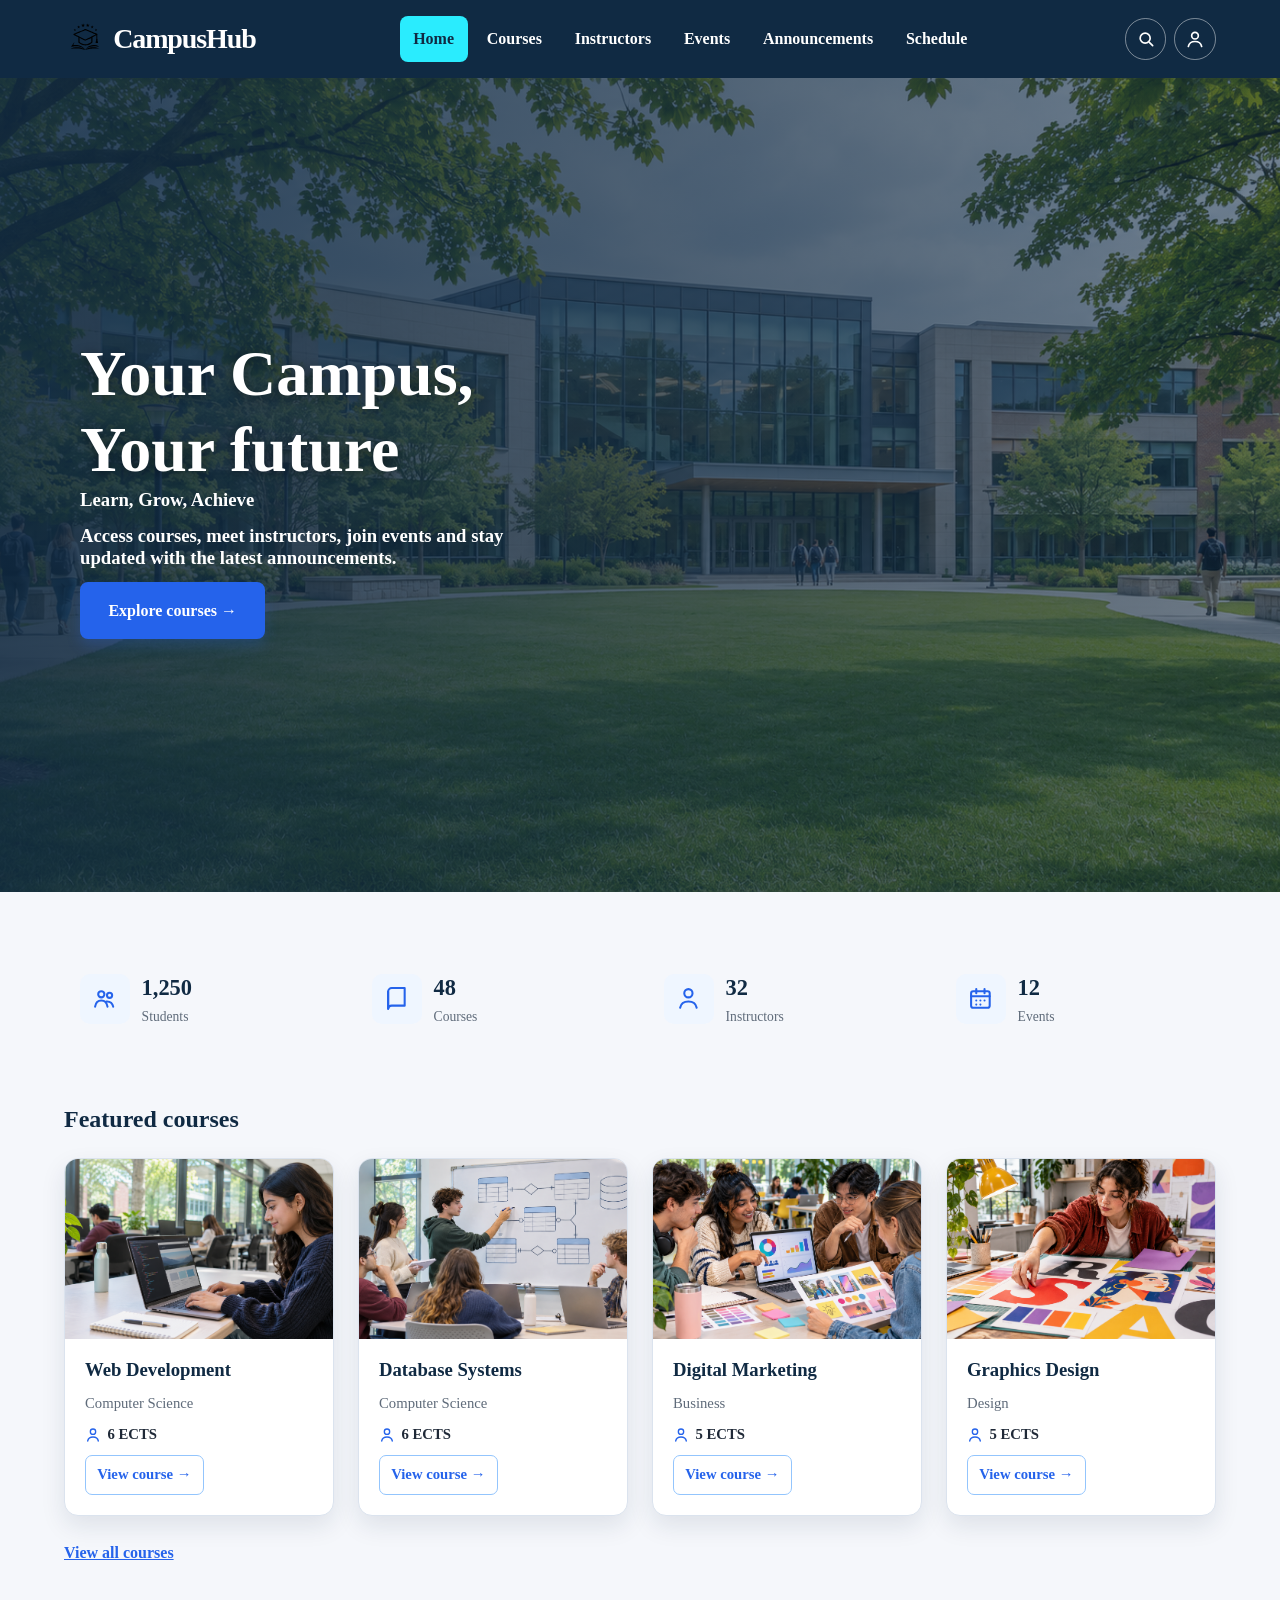
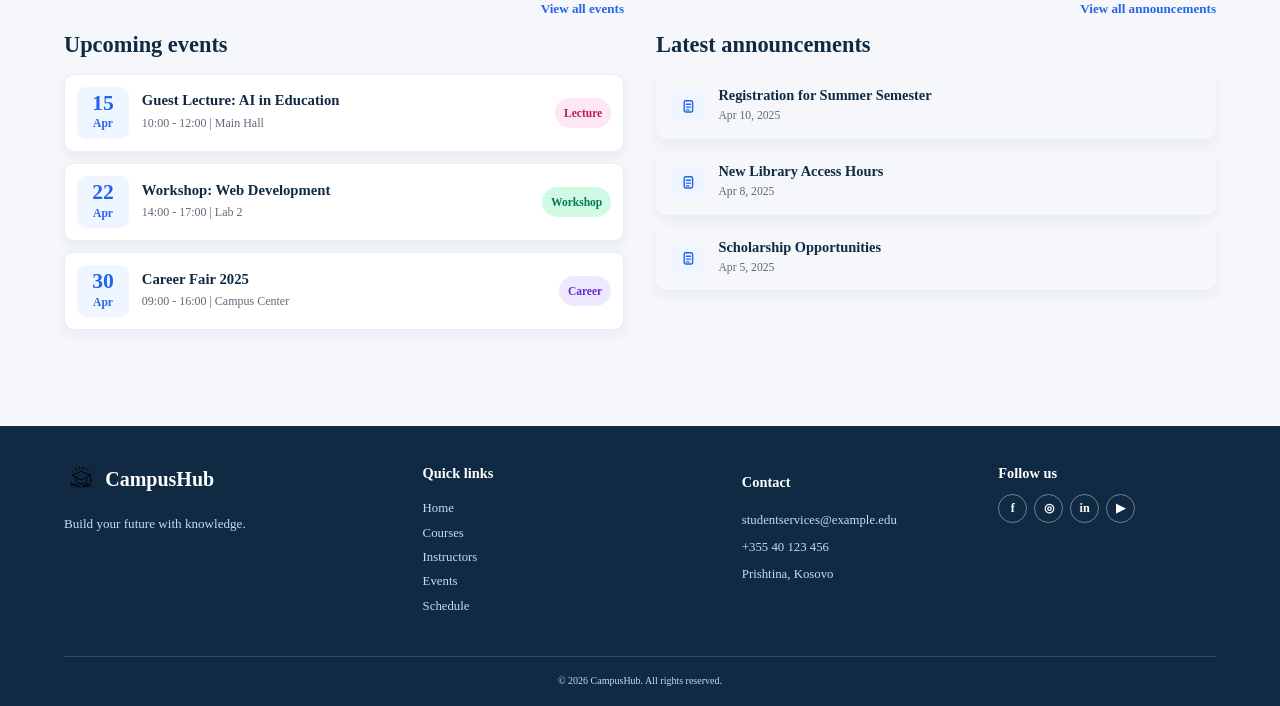
<file: index.html>
<!DOCTYPE html>
<html lang="en">
<head>
  <meta charset="UTF-8">
  <meta name="viewport" content="width=device-width, initial-scale=1.0">
  <meta name="description" content="Explore CampusHub courses, upcoming university events, and campus announcements.">
  <title>CampusHub | University Portal</title>
  <link rel="stylesheet" href="style.css">
</head>
<body>
  <a class="skip-link" href="#main-content">Skip to main content</a>

  <header>
    <a href="index.html" class="brand">
      <img
        src="assets/logo/logo.svg"
        alt=""
      >
      <span>CampusHub</span>
    </a>

    <nav aria-label="Main navigation">
      <ul class="link">
        <li><a href="index.html" aria-current="page">Home</a></li>
        <li><a href="courses.html">Courses</a></li>
        <li><a href="instructors.html">Instructors</a></li>
        <li><a href="events.html">Events</a></li>
        <li><a href="announcements.html">Announcements</a></li>
        <li><a href="schedule.html">Schedule</a></li>
      </ul>
    </nav>

    <div class="header-actions" aria-label="Quick actions">
      <details class="search-panel">
        <summary class="icon-button" aria-label="Toggle CampusHub search" title="Search CampusHub">
          <svg viewBox="0 0 24 24" aria-hidden="true" focusable="false">
            <circle cx="11" cy="11" r="6"></circle>
            <path d="m16 16 4 4"></path>
          </svg>
        </summary>

        <form action="courses.html" method="get" role="search">
          <label class="visually-hidden" for="site-search">Search CampusHub</label>
          <input id="site-search" name="search" type="search" placeholder="Search courses" required>
          <button type="submit">Search</button>
        </form>
      </details>

      <button type="button" class="icon-button" aria-label="Open user account" title="Open user account">
        <svg viewBox="0 0 24 24" aria-hidden="true" focusable="false">
          <circle cx="12" cy="8" r="4"></circle>
          <path d="M4 21c.8-4 3.4-6 8-6s7.2 2 8 6"></path>
        </svg>
      </button>
    </div>
  </header>

  <main id="main-content">
    <section aria-labelledby="hero-heading">
      

      <h1 id="hero-heading">Your Campus, Your future</h1>

      <h3 class="hero-h3">Learn, Grow, Achieve</h3>
      <h3 class="hero-h3-1">
        Access courses, meet instructors, join events and stay updated with the latest announcements.
      </h3>
      <p><a href="courses.html" id="hero">Explore courses &rarr;</a></p>
    </section>

    <section class="campus-statistics" aria-label="Campus statistics">
      <dl class="statistics-list">
        <div class="statistic-item">
          <span class="statistic-icon" aria-hidden="true">
            <svg viewBox="0 0 24 24"><circle cx="9" cy="8" r="3"></circle><circle cx="17" cy="9" r="2.5"></circle><path d="M3 20c.6-4 2.7-6 6-6s5.4 2 6 6"></path><path d="M14 15c3.8-.2 5.8 1.6 6.5 5"></path></svg>
          </span>
          <dt>Students</dt>
          <dd>1,250</dd>
        </div>

        <div class="statistic-item">
          <span class="statistic-icon" aria-hidden="true">
            <svg viewBox="0 0 24 24"><path d="M4 5.5A3.5 3.5 0 0 1 7.5 2H20v17H7.5A3.5 3.5 0 0 0 4 22z"></path><path d="M4 5.5V22"></path></svg>
          </span>
          <dt>Courses</dt>
          <dd>48</dd>
        </div>

        <div class="statistic-item">
          <span class="statistic-icon" aria-hidden="true">
            <svg viewBox="0 0 24 24"><circle cx="12" cy="7" r="4"></circle><path d="M4 21c.8-4 3.4-6 8-6s7.2 2 8 6"></path></svg>
          </span>
          <dt>Instructors</dt>
          <dd>32</dd>
        </div>

        <div class="statistic-item">
          <span class="statistic-icon" aria-hidden="true">
            <svg viewBox="0 0 24 24"><rect x="3" y="5" width="18" height="16" rx="2"></rect><path d="M8 3v4M16 3v4M3 10h18"></path><path d="M8 14h.01M12 14h.01M16 14h.01M8 18h.01M12 18h.01"></path></svg>
          </span>
          <dt>Events</dt>
          <dd>12</dd>
        </div>
      </dl>
    </section>

    <section aria-labelledby="courses-heading">
      <h2 id="courses-heading">Featured courses</h2>

      <article>
        <img
          src="assets/images/courses/web-development.png"
          alt="Student writing HTML on a laptop during a web development class"
          width="400"
          height="240"
          loading="lazy"
        >
        <h3>Web Development</h3>
        <p class="course-department">Computer Science</p>
        <p class="course-credits"><svg aria-hidden="true" viewBox="0 0 24 24"><circle cx="12" cy="7" r="4"></circle><path d="M4 21c.8-4 3.4-6 8-6s7.2 2 8 6"></path></svg>6 ECTS</p>
        <p class="course-action"><a href="courses.html#web-development-details">View course &rarr;</a></p>
      </article>

      <article>
        <img
          src="assets/images/courses/database-systems.png"
          alt="Instructor explaining relationships between database tables on a whiteboard"
          width="400"
          height="240"
          loading="lazy"
        >
        <h3>Database Systems</h3>
        <p class="course-department">Computer Science</p>
        <p class="course-credits"><svg aria-hidden="true" viewBox="0 0 24 24"><circle cx="12" cy="7" r="4"></circle><path d="M4 21c.8-4 3.4-6 8-6s7.2 2 8 6"></path></svg>6 ECTS</p>
        <p class="course-action"><a href="courses.html#database-systems-details">View course &rarr;</a></p>
      </article>

      <article>
        <img
          src="assets/images/courses/digital-marketing.png"
          alt="Students reviewing audience research for a marketing campaign"
          width="400"
          height="240"
          loading="lazy"
        >
        <h3>Digital Marketing</h3>
        <p class="course-department">Business</p>
        <p class="course-credits"><svg aria-hidden="true" viewBox="0 0 24 24"><circle cx="12" cy="7" r="4"></circle><path d="M4 21c.8-4 3.4-6 8-6s7.2 2 8 6"></path></svg>5 ECTS</p>
        <p class="course-action"><a href="courses.html#digital-marketing-details">View course &rarr;</a></p>
      </article>

      <article>
        <img
          src="assets/images/courses/graphic-design.png"
          alt="Design student arranging typography and illustrations for a poster"
          width="400"
          height="240"
          loading="lazy"
        >
        <h3>Graphics Design</h3>
        <p class="course-department">Design</p>
        <p class="course-credits"><svg aria-hidden="true" viewBox="0 0 24 24"><circle cx="12" cy="7" r="4"></circle><path d="M4 21c.8-4 3.4-6 8-6s7.2 2 8 6"></path></svg>5 ECTS</p>
        <p class="course-action"><a href="courses.html#graphic-design-details">View course &rarr;</a></p>
      </article>

      <p><a href="courses.html">View all courses</a></p>
    </section>

    <div class="home-updates">
    <section class="home-events" aria-labelledby="events-heading">
      <h2 id="events-heading">Upcoming events</h2>

      <article class="event-item lecture">
        <time class="event-date" datetime="2026-04-15T10:00"><strong>15</strong><span>Apr</span></time>
        <div><h3>Guest Lecture: AI in Education</h3><p>10:00 - 12:00 | Main Hall</p></div>
        <span class="event-type">Lecture</span>
      </article>

      <article class="event-item workshop">
        <time class="event-date" datetime="2026-04-22T14:00"><strong>22</strong><span>Apr</span></time>
        <div><h3>Workshop: Web Development</h3><p>14:00 - 17:00 | Lab 2</p></div>
        <span class="event-type">Workshop</span>
      </article>

      <article class="event-item career">
        <time class="event-date" datetime="2026-04-30T09:00"><strong>30</strong><span>Apr</span></time>
        <div><h3>Career Fair 2025</h3><p>09:00 - 16:00 | Campus Center</p></div>
        <span class="event-type">Career</span>
      </article>

      <p><a href="events.html">View all events</a></p>
    </section>

    <section class="home-announcements" aria-labelledby="announcements-heading">
      <h2 id="announcements-heading">Latest announcements</h2>

      <article>
        <span class="announcement-icon" aria-hidden="true"><svg viewBox="0 0 24 24"><rect x="6" y="4" width="12" height="16" rx="2"></rect><path d="M9 9h6M9 13h6M9 17h4"></path></svg></span>
        <h3>Registration for Summer Semester</h3>
        <p><time datetime="2025-04-10">Apr 10, 2025</time></p>
        <p>
          Registration opens on 2 November. Review course
          prerequisites and meet your academic adviser before
          choosing your classes.
        </p>
      </article>

      <article>
        <span class="announcement-icon" aria-hidden="true"><svg viewBox="0 0 24 24"><rect x="6" y="4" width="12" height="16" rx="2"></rect><path d="M9 9h6M9 13h6M9 17h4"></path></svg></span>
        <h3>New Library Access Hours</h3>
        <p><time datetime="2025-04-08">Apr 8, 2025</time></p>
        <p>
          From 19 October through 6 November, the university library
          will remain open until 10:00 p.m. on weekdays.
        </p>
      </article>

      <article>
        <span class="announcement-icon" aria-hidden="true"><svg viewBox="0 0 24 24"><rect x="6" y="4" width="12" height="16" rx="2"></rect><path d="M9 9h6M9 13h6M9 17h4"></path></svg></span>
        <h3>Scholarship Opportunities</h3>
        <p><time datetime="2025-04-05">Apr 5, 2025</time></p>
        <p>
          Submit proposals for community, research, or creative
          projects by 30 October. Visit Student Services for
          application guidance.
        </p>
      </article>

      <p><a href="announcements.html">View all announcements</a></p>
    </section>
    </div>
  </main>

  <footer class="site-footer">
    <div class="footer-brand"><a href="index.html"><img src="assets/logo/logo.svg" alt="">CampusHub</a><p>Build your future with knowledge.</p></div>
    <nav class="footer-links" aria-label="Footer navigation"><h2>Quick links</h2><a href="index.html">Home</a><a href="courses.html">Courses</a><a href="instructors.html">Instructors</a><a href="events.html">Events</a><a href="schedule.html">Schedule</a></nav>
    <address class="footer-contact"><h2>Contact</h2><a href="mailto:studentservices@example.edu">studentservices@example.edu</a><a href="tel:+35540123456">+355 40 123 456</a><span>Prishtina, Kosovo</span></address>
    <nav class="footer-socials" aria-label="Follow CampusHub"><h2>Follow us</h2><div><a href="#" aria-label="Facebook">f</a><a href="#" aria-label="Instagram">◎</a><a href="#" aria-label="LinkedIn">in</a><a href="#" aria-label="YouTube">▶</a></div></nav>
    <p class="footer-copyright"><small>&copy; 2026 CampusHub. All rights reserved.</small></p>
    <p>CampusHub — Learn, connect, and grow.</p>
    <address>
      CampusHub Student Services<br>
      100 University Avenue, Learning City<br>
      <a href="mailto:studentservices@example.edu">
        studentservices@example.edu
      </a>
    </address>
    <p><small>&copy; 2026 CampusHub. All rights reserved.</small></p>
  </footer>
</body>
</html>
</file>
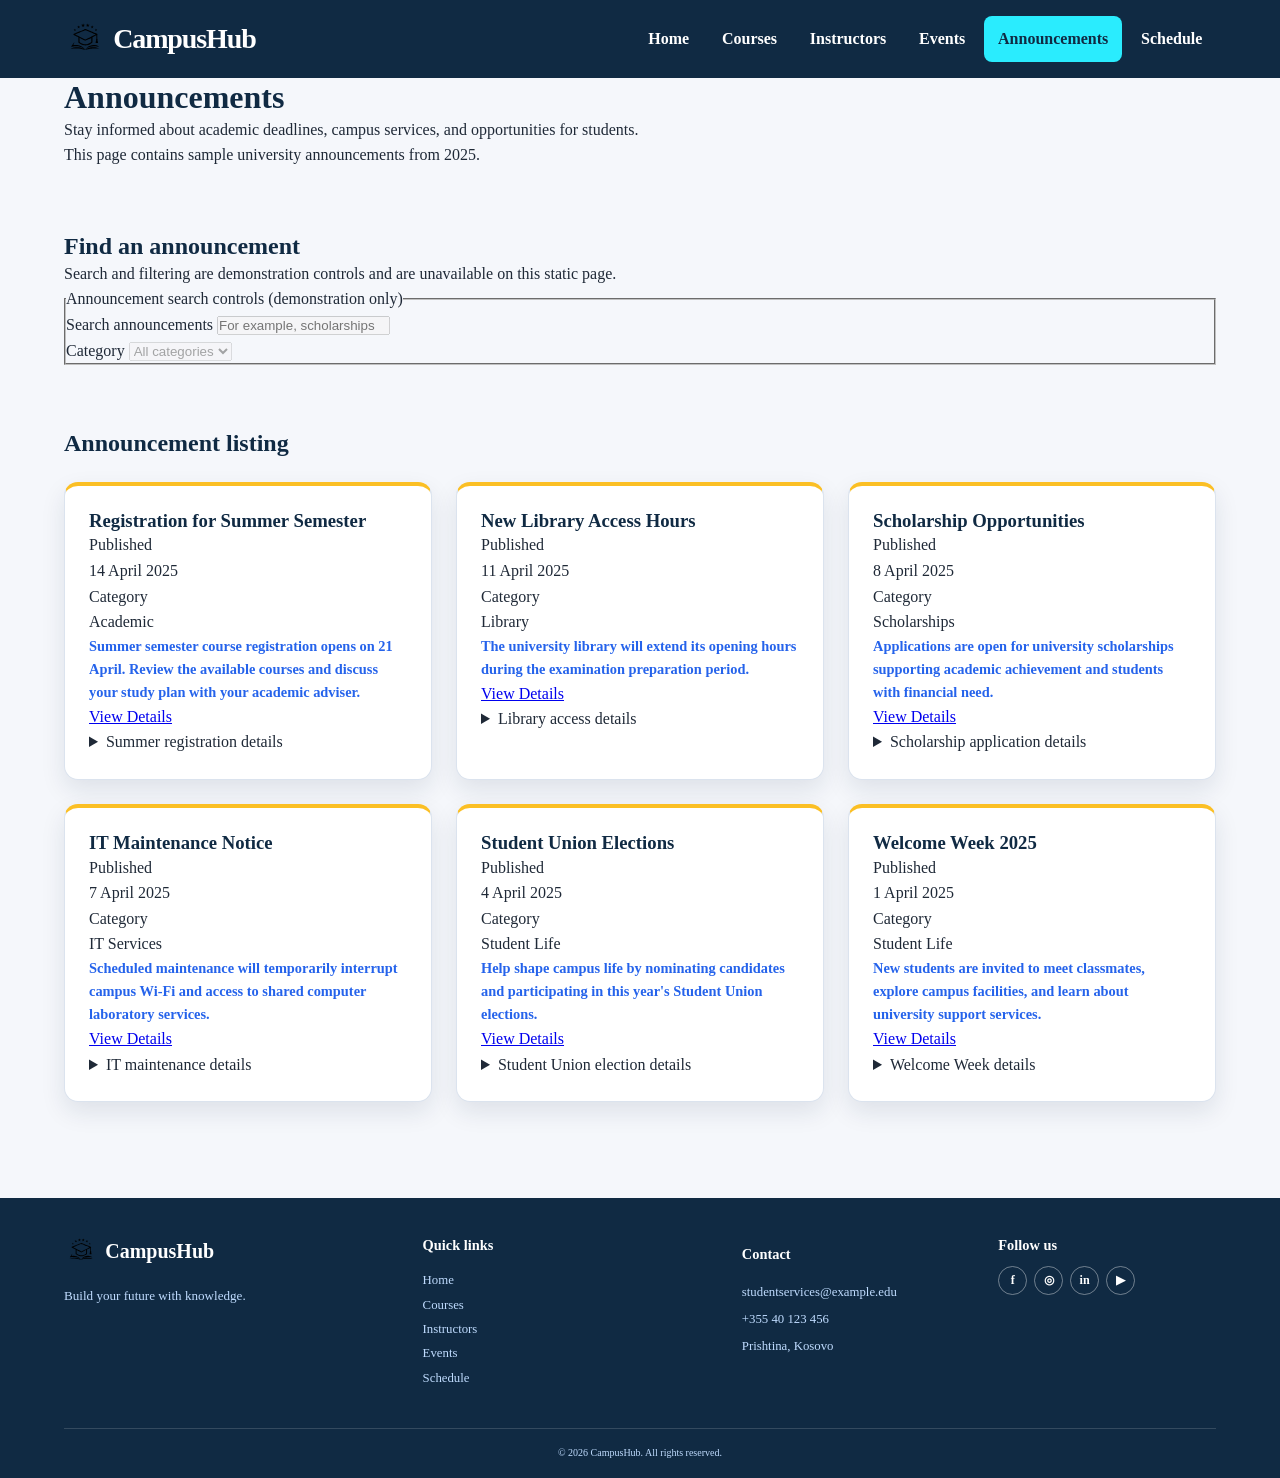
<file: announcements.html>
<!DOCTYPE html>
<html lang="en">
<head>
  <meta charset="UTF-8">
  <meta name="viewport" content="width=device-width, initial-scale=1.0">
  <meta name="description" content="Read CampusHub announcements about registration, library services, scholarships, IT updates, and student activities.">
  <title>Announcements | CampusHub University Portal</title>
  <link rel="stylesheet" href="style.css">
</head>
<body>
  <a class="skip-link" href="#main-content">Skip to main content</a>

  <header>
    <a href="index.html" class="brand">
      <img src="assets/logo/logo.svg" alt="">
      <span>CampusHub</span>
    </a>

    <nav aria-label="Main navigation">
      <ul class="link">
        <li><a href="index.html">Home</a></li>
        <li><a href="courses.html">Courses</a></li>
        <li><a href="instructors.html">Instructors</a></li>
        <li><a href="events.html">Events</a></li>
        <li><a href="announcements.html" aria-current="page">Announcements</a></li>
        <li><a href="schedule.html">Schedule</a></li>
      </ul>
    </nav>
  </header>

  <main id="main-content">
    <header>
      <h1>Announcements</h1>
      <p>
        Stay informed about academic deadlines, campus services,
        and opportunities for students.
      </p>
      <p>This page contains sample university announcements from 2025.</p>
    </header>

    <section aria-labelledby="search-heading">
      <h2 id="search-heading">Find an announcement</h2>
      <p id="search-note">
        Search and filtering are demonstration controls and are
        unavailable on this static page.
      </p>

      <form aria-describedby="search-note">
        <fieldset disabled>
          <legend>Announcement search controls (demonstration only)</legend>

          <p>
            <label for="announcement-search">Search announcements</label>
            <input
              type="search"
              id="announcement-search"
              name="search"
              placeholder="For example, scholarships"
            >
          </p>

          <p>
            <label for="announcement-category">Category</label>
            <select id="announcement-category" name="category">
              <option value="">All categories</option>
              <option value="academic">Academic</option>
              <option value="library">Library</option>
              <option value="scholarships">Scholarships</option>
              <option value="it-services">IT Services</option>
              <option value="student-life">Student Life</option>
            </select>
          </p>
        </fieldset>
      </form>
    </section>

    <section aria-labelledby="announcements-heading">
      <h2 id="announcements-heading">Announcement listing</h2>

      <article aria-labelledby="registration-heading">
        <h3 id="registration-heading">Registration for Summer Semester</h3>
        <dl>
          <dt>Published</dt>
          <dd><time datetime="2025-04-14">14 April 2025</time></dd>
          <dt>Category</dt>
          <dd>Academic</dd>
        </dl>
        <p>
          Summer semester course registration opens on 21 April.
          Review the available courses and discuss your study plan
          with your academic adviser.
        </p>
        <p>
          <a href="#registration-details" aria-label="View details about Registration for Summer Semester">
            View Details
          </a>
        </p>
        <details id="registration-details">
          <summary>Summer registration details</summary>
          <p>
            Registration runs from
            <time datetime="2025-04-21">21 April</time>
            to <time datetime="2025-05-09">9 May 2025</time>.
            Check course prerequisites and timetable conflicts before
            submitting your choices to the Registrar's Office.
          </p>
          <p>
            Students who need assistance can visit the Registrar's
            Office in the Main Building, Room 105.
          </p>
        </details>
      </article>

      <article aria-labelledby="library-heading">
        <h3 id="library-heading">New Library Access Hours</h3>
        <dl>
          <dt>Published</dt>
          <dd><time datetime="2025-04-11">11 April 2025</time></dd>
          <dt>Category</dt>
          <dd>Library</dd>
        </dl>
        <p>
          The university library will extend its opening hours
          during the examination preparation period.
        </p>
        <p>
          <a href="#library-details" aria-label="View details about New Library Access Hours">
            View Details
          </a>
        </p>
        <details id="library-details">
          <summary>Library access details</summary>
          <p>
            Extended hours apply from
            <time datetime="2025-04-21">21 April</time>
            to <time datetime="2025-05-30">30 May 2025</time>.
            Bring your student identification card when visiting.
          </p>
          <ul>
            <li>Monday to Friday: 8:00 a.m. to 10:00 p.m.</li>
            <li>Saturday: 9:00 a.m. to 6:00 p.m.</li>
            <li>Sunday: Closed.</li>
          </ul>
          <p>
            Quiet study rooms and computer workstations are available
            during these hours.
          </p>
        </details>
      </article>

      <article aria-labelledby="scholarship-heading">
        <h3 id="scholarship-heading">Scholarship Opportunities</h3>
        <dl>
          <dt>Published</dt>
          <dd><time datetime="2025-04-08">8 April 2025</time></dd>
          <dt>Category</dt>
          <dd>Scholarships</dd>
        </dl>
        <p>
          Applications are open for university scholarships supporting
          academic achievement and students with financial need.
        </p>
        <p>
          <a href="#scholarship-details" aria-label="View details about Scholarship Opportunities">
            View Details
          </a>
        </p>
        <details id="scholarship-details">
          <summary>Scholarship application details</summary>
          <p>
            Submit applications by
            <time datetime="2025-05-16">16 May 2025</time>.
            Required documents include an academic transcript,
            a personal statement, and supporting documents relevant
            to the scholarship.
          </p>
          <p>
            Visit the Financial Aid Office in the Student Center
            for eligibility criteria and application guidance.
          </p>
        </details>
      </article>

      <article aria-labelledby="maintenance-heading">
        <h3 id="maintenance-heading">IT Maintenance Notice</h3>
        <dl>
          <dt>Published</dt>
          <dd><time datetime="2025-04-07">7 April 2025</time></dd>
          <dt>Category</dt>
          <dd>IT Services</dd>
        </dl>
        <p>
          Scheduled maintenance will temporarily interrupt campus
          Wi-Fi and access to shared computer laboratory services.
        </p>
        <p>
          <a href="#maintenance-details" aria-label="View details about IT Maintenance Notice">
            View Details
          </a>
        </p>
        <details id="maintenance-details">
          <summary>IT maintenance details</summary>
          <p>
            Maintenance is scheduled for
            <time datetime="2025-04-13">13 April 2025</time>,
            from <time datetime="2025-04-13T06:00">6:00 a.m.</time>
            to <time datetime="2025-04-13T10:00">10:00 a.m.</time>,
            campus local time.
          </p>
          <p>
            Save your work beforehand and download any materials
            needed during the maintenance period. Contact the IT
            Help Desk for assistance after services resume.
          </p>
        </details>
      </article>

      <article aria-labelledby="elections-heading">
        <h3 id="elections-heading">Student Union Elections</h3>
        <dl>
          <dt>Published</dt>
          <dd><time datetime="2025-04-04">4 April 2025</time></dd>
          <dt>Category</dt>
          <dd>Student Life</dd>
        </dl>
        <p>
          Help shape campus life by nominating candidates and
          participating in this year's Student Union elections.
        </p>
        <p>
          <a href="#elections-details" aria-label="View details about Student Union Elections">
            View Details
          </a>
        </p>
        <details id="elections-details">
          <summary>Student Union election details</summary>
          <p>
            Candidate nominations close on
            <time datetime="2025-04-18">18 April 2025</time>.
            Voting takes place on
            <time datetime="2025-04-29">29 April 2025</time>,
            from 9:00 a.m. to 5:00 p.m. in the Student Center.
          </p>
          <p>
            Bring your student identification card. Candidate
            statements and nomination guidance are available
            at the Student Union office.
          </p>
        </details>
      </article>

      <article aria-labelledby="welcome-heading">
        <h3 id="welcome-heading">Welcome Week 2025</h3>
        <dl>
          <dt>Published</dt>
          <dd><time datetime="2025-04-01">1 April 2025</time></dd>
          <dt>Category</dt>
          <dd>Student Life</dd>
        </dl>
        <p>
          New students are invited to meet classmates, explore
          campus facilities, and learn about university support services.
        </p>
        <p>
          <a href="#welcome-details" aria-label="View details about Welcome Week 2025">
            View Details
          </a>
        </p>
        <details id="welcome-details">
          <summary>Welcome Week details</summary>
          <p>
            Activities run from
            <time datetime="2025-05-05">5 May</time>
            to <time datetime="2025-05-09">9 May 2025</time>,
            beginning with a welcome session at 10:00 a.m.
            on Monday in the Main Auditorium.
          </p>
          <ul>
            <li>Guided tours of the campus and library.</li>
            <li>Introductions to academic advisers and student services.</li>
            <li>Student society information sessions.</li>
            <li>Informal activities to meet fellow students.</li>
          </ul>
        </details>
      </article>
    </section>
  </main>

  <footer class="site-footer">
    <div class="footer-brand"><a href="index.html"><img src="assets/logo/logo.svg" alt="">CampusHub</a><p>Build your future with knowledge.</p></div>
    <nav class="footer-links" aria-label="Footer navigation"><h2>Quick links</h2><a href="index.html">Home</a><a href="courses.html">Courses</a><a href="instructors.html">Instructors</a><a href="events.html">Events</a><a href="schedule.html">Schedule</a></nav>
    <address class="footer-contact"><h2>Contact</h2><a href="mailto:studentservices@example.edu">studentservices@example.edu</a><a href="tel:+35540123456">+355 40 123 456</a><span>Prishtina, Kosovo</span></address>
    <nav class="footer-socials" aria-label="Follow CampusHub"><h2>Follow us</h2><div><a href="#" aria-label="Facebook">f</a><a href="#" aria-label="Instagram">◎</a><a href="#" aria-label="LinkedIn">in</a><a href="#" aria-label="YouTube">▶</a></div></nav>
    <p class="footer-copyright"><small>&copy; 2026 CampusHub. All rights reserved.</small></p>
    <p>CampusHub — Learn, connect, and grow.</p>
    <address>
      CampusHub Student Services<br>
      100 University Avenue, Learning City<br>
      <a href="mailto:studentservices@example.edu">
        studentservices@example.edu
      </a>
    </address>
    <p><small>&copy; 2025 CampusHub. All rights reserved.</small></p>
  </footer>
</body>
</html>
</file>
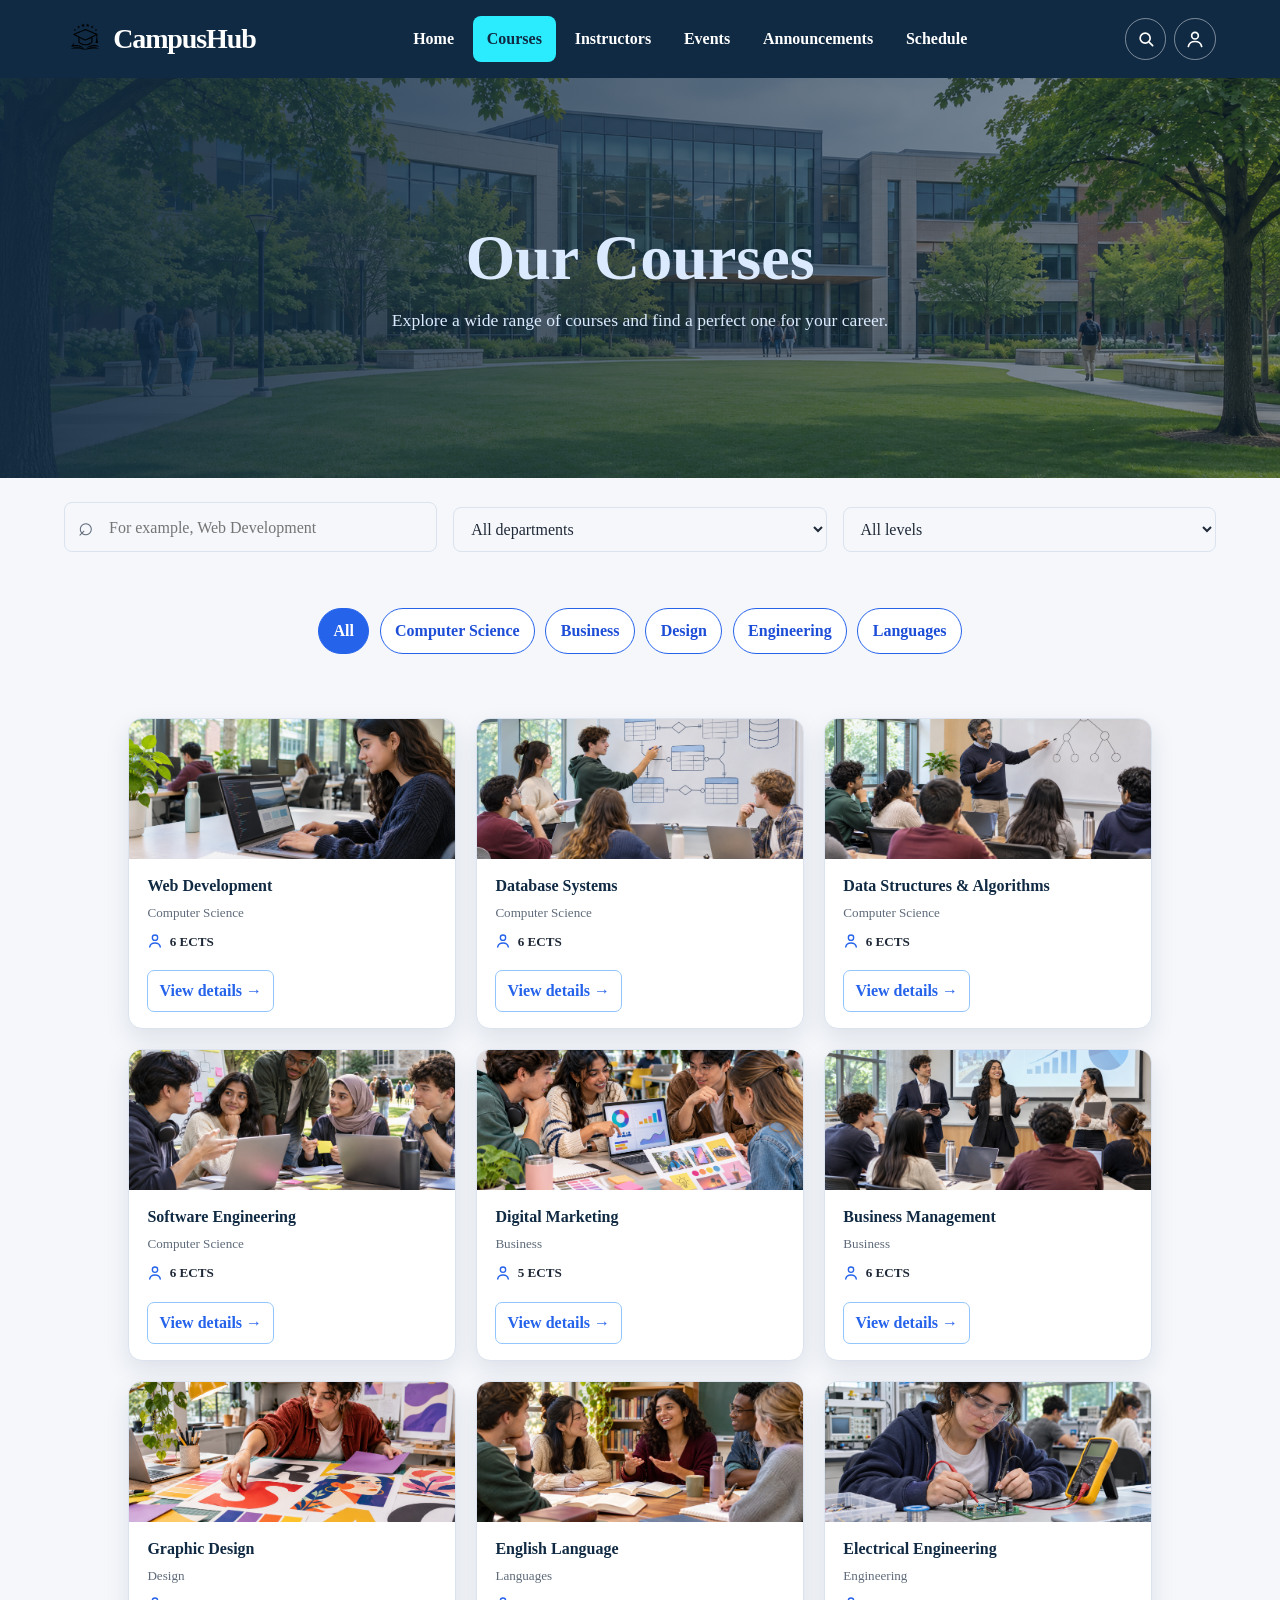
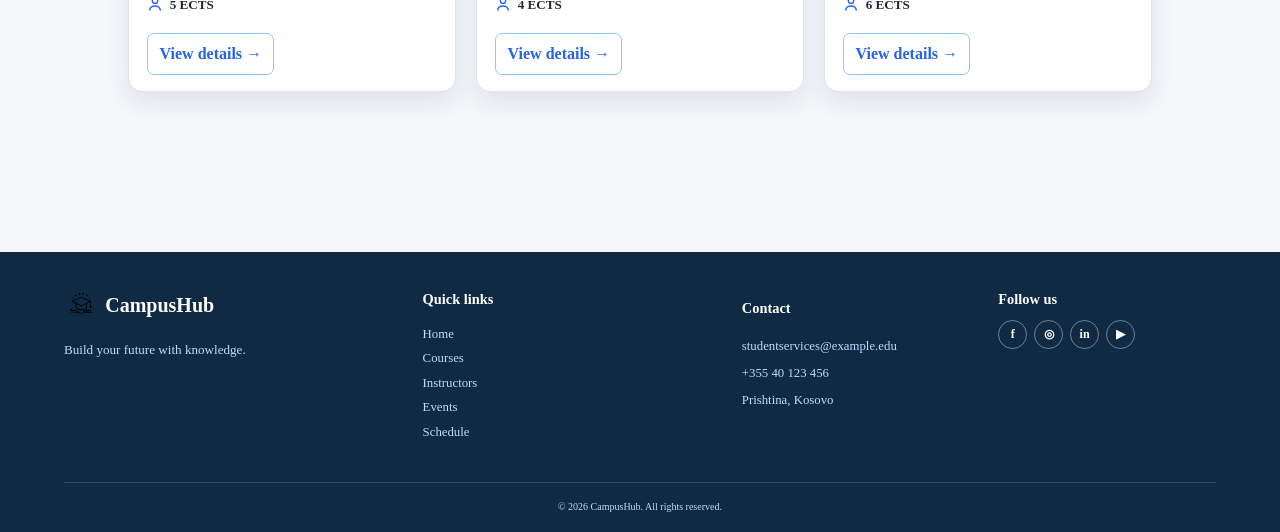
<file: courses.html>
<!DOCTYPE html>
<html lang="en">
<head>
  <meta charset="UTF-8">
  <meta name="viewport" content="width=device-width, initial-scale=1.0">
  <meta name="description" content="Browse CampusHub university courses across technology, business, arts, languages, and engineering.">
  <title>Our Courses | CampusHub University Portal</title>
  <link rel="stylesheet" href="style.css">
</head>
<body>
  <a class="skip-link" href="#main-content">Skip to main content</a>

  <header>
    <a href="index.html" class="brand">
      <img
        src="assets/logo/logo.svg"
        alt=""
      >
      <span>CampusHub</span>
    </a>

    <nav aria-label="Main navigation">
      <ul class="link">
        <li><a href="index.html">Home</a></li>
        <li><a href="courses.html" aria-current="page">Courses</a></li>
        <li><a href="instructors.html">Instructors</a></li>
        <li><a href="events.html">Events</a></li>
        <li><a href="announcements.html">Announcements</a></li>
        <li><a href="schedule.html">Schedule</a></li>
      </ul>
    </nav>

    <div class="header-actions" aria-label="Quick actions">
      <details class="search-panel">
        <summary class="icon-button" aria-label="Toggle CampusHub search" title="Search CampusHub">
          <svg viewBox="0 0 24 24" aria-hidden="true" focusable="false">
            <circle cx="11" cy="11" r="6"></circle>
            <path d="m16 16 4 4"></path>
          </svg>
        </summary>

        <form action="courses.html" method="get" role="search">
          <label class="visually-hidden" for="site-search">Search CampusHub</label>
          <input id="site-search" name="search" type="search" placeholder="Search courses" required>
          <button type="submit">Search</button>
        </form>
      </details>

      <button type="button" class="icon-button" aria-label="Open user account" title="Open user account">
        <svg viewBox="0 0 24 24" aria-hidden="true" focusable="false">
          <circle cx="12" cy="8" r="4"></circle>
          <path d="M4 21c.8-4 3.4-6 8-6s7.2 2 8 6"></path>
        </svg>
      </button>
    </div>
  </header>

  <main id="main-content">
    <div class="courses-hero">
      <h1>Our Courses</h1>
      <p>
        Explore a wide range of courses and find a perfect one for your career.
      </p>
    </div>

    <section aria-labelledby="filters-heading">
      <h2 id="filters-heading" class="visually-hidden">Search and filter courses</h2>

      <form action="courses.html" method="get">
        <p class="course-search-field">
          <label class="visually-hidden" for="course-search">Search by course name</label>
          <input
            type="search"
            id="course-search"
            name="search"
            placeholder="For example, Web Development"
          >
        </p>

        <p>
          <label class="visually-hidden" for="department">Department</label>
          <select id="department" name="department">
            <option value="">All departments</option>
            <option value="computer-science">Computer Science</option>
            <option value="business">Business</option>
            <option value="design">Design</option>
            <option value="languages">Languages</option>
            <option value="engineering">Engineering</option>
          </select>
        </p>

        <p>
          <label class="visually-hidden" for="level">Course level</label>
          <select id="level" name="level">
            <option value="">All levels</option>
            <option value="introductory">Introductory</option>
            <option value="intermediate">Intermediate</option>
            <option value="advanced">Advanced</option>
          </select>
        </p>

      </form>
    </section>

    <nav aria-label="Course categories">
      <ul>
        <li><a href="#course-catalog" aria-current="true">All</a></li>
        <li><a href="#computer-science">Computer Science</a></li>
        <li><a href="#business">Business</a></li>
        <li><a href="#design">Design</a></li>
        <li><a href="#engineering">Engineering</a></li>
        <li><a href="#languages">Languages</a></li>
      </ul>
    </nav>

    <section id="course-catalog" aria-labelledby="catalog-heading">

      <section id="computer-science" aria-labelledby="computer-science-heading">
        <h3 id="computer-science-heading">Computer Science</h3>

        <article>
          <img
            src="assets/images/courses/web-development.png"
            alt="Student writing HTML on a laptop in a computer laboratory"
            width="400"
            height="240"
            loading="lazy"
          >
          <h4>Web Development</h4>
          <dl>
            <dd>Computer Science</dd>
            <dd>6 ECTS</dd>
          </dl>
          <p>
            <a href="#web-development-details" aria-label="View details for Web Development">
              View details &rarr;
            </a>
          </p>
          <details id="web-development-details">
            <summary>Web Development course details</summary>
            <p>
              Learn semantic HTML, accessible page structure, CSS,
              and introductory JavaScript through practical website projects.
            </p>
            <p>Level: Introductory</p>
          </details>
        </article>

        <article>
          <img
            src="assets/images/courses/database-systems.png"
            alt="Database tables and their relationships displayed on a classroom whiteboard"
            width="400"
            height="240"
            loading="lazy"
          >
          <h4>Database Systems</h4>
          <dl>
            <dt>Department</dt>
            <dd>Computer Science</dd>
            <dt>Credits</dt>
            <dd>6 ECTS</dd>
          </dl>
          <p>
            <a href="#database-systems-details" aria-label="View details for Database Systems">
              View details &rarr;
            </a>
          </p>
          <details id="database-systems-details">
            <summary>Database Systems course details</summary>
            <p>
              Study relational modeling, SQL, normalization, and
              transaction management while designing a small database.
            </p>
            <p>Level: Intermediate</p>
          </details>
        </article>

        <article>
          <img
            src="assets/images/courses/data-structures-algorithms.png"
            alt="Instructor explaining a tree data structure on a whiteboard"
            width="400"
            height="240"
            loading="lazy"
          >
          <h4>Data Structures &amp; Algorithms</h4>
          <dl>
            <dt>Department</dt>
            <dd>Computer Science</dd>
            <dt>Credits</dt>
            <dd>6 ECTS</dd>
          </dl>
          <p>
            <a href="#algorithms-details" aria-label="View details for Data Structures and Algorithms">
              View details &rarr;
            </a>
          </p>
          <details id="algorithms-details">
            <summary>Data Structures &amp; Algorithms course details</summary>
            <p>
              Explore lists, stacks, trees, and graphs, and compare
              the efficiency of searching and sorting algorithms.
            </p>
            <p>Level: Intermediate</p>
          </details>
        </article>

        <article>
          <img
            src="assets/images/courses/software-engineering.png"
            alt="Student team reviewing a software project plan together"
            width="400"
            height="240"
            loading="lazy"
          >
          <h4>Software Engineering</h4>
          <dl>
            <dt>Department</dt>
            <dd>Computer Science</dd>
            <dt>Credits</dt>
            <dd>6 ECTS</dd>
          </dl>
          <p>
            <a href="#software-engineering-details" aria-label="View details for Software Engineering">
              View details &rarr;
            </a>
          </p>
          <details id="software-engineering-details">
            <summary>Software Engineering course details</summary>
            <p>
              Practice requirements analysis, software design,
              testing, and version control through a collaborative project.
            </p>
            <p>Level: Advanced</p>
          </details>
        </article>
      </section>

      <section id="business" aria-labelledby="business-heading">
        <h3 id="business-heading">Business</h3>

        <article>
          <img
            src="assets/images/courses/digital-marketing.png"
            alt="Students reviewing audience research for a marketing campaign"
            width="400"
            height="240"
            loading="lazy"
          >
          <h4>Digital Marketing</h4>
          <dl>
            <dt>Department</dt>
            <dd>Business</dd>
            <dt>Credits</dt>
            <dd>5 ECTS</dd>
          </dl>
          <p>
            <a href="#digital-marketing-details" aria-label="View details for Digital Marketing">
              View details &rarr;
            </a>
          </p>
          <details id="digital-marketing-details">
            <summary>Digital Marketing course details</summary>
            <p>
              Develop skills in audience research, content planning,
              search marketing, and campaign evaluation.
            </p>
            <p>Level: Introductory</p>
          </details>
        </article>

        <article>
          <img
            src="assets/images/courses/business-management.png"
            alt="Students presenting a business proposal to their classmates"
            width="400"
            height="240"
            loading="lazy"
          >
          <h4>Business Management</h4>
          <dl>
            <dt>Department</dt>
            <dd>Business</dd>
            <dt>Credits</dt>
            <dd>6 ECTS</dd>
          </dl>
          <p>
            <a href="#business-management-details" aria-label="View details for Business Management">
              View details &rarr;
            </a>
          </p>
          <details id="business-management-details">
            <summary>Business Management course details</summary>
            <p>
              Examine organizational planning, leadership, operations,
              and decision-making through business case studies.
            </p>
            <p>Level: Introductory</p>
          </details>
        </article>
      </section>

      <section id="design" aria-labelledby="design-heading">
        <h3 id="design-heading">Design</h3>

        <article>
          <img
            src="assets/images/courses/graphic-design.png"
            alt="Design student arranging typography and illustrations for a poster"
            width="400"
            height="240"
            loading="lazy"
          >
          <h4>Graphic Design</h4>
          <dl>
            <dt>Department</dt>
            <dd>Design</dd>
            <dt>Credits</dt>
            <dd>5 ECTS</dd>
          </dl>
          <p>
            <a href="#graphic-design-details" aria-label="View details for Graphic Design">
              View details &rarr;
            </a>
          </p>
          <details id="graphic-design-details">
            <summary>Graphic Design course details</summary>
            <p>
              Explore typography, color, composition, and visual
              communication through print and digital design projects.
            </p>
            <p>Level: Introductory</p>
          </details>
        </article>
      </section>

      <section id="languages" aria-labelledby="languages-heading">
        <h3 id="languages-heading">Languages</h3>

        <article>
          <img
            src="assets/images/courses/english-language.png"
            alt="Students practicing spoken English in a small classroom discussion"
            width="400"
            height="240"
            loading="lazy"
          >
          <h4>English Language</h4>
          <dl>
            <dt>Department</dt>
            <dd>Languages</dd>
            <dt>Credits</dt>
            <dd>4 ECTS</dd>
          </dl>
          <p>
            <a href="#english-language-details" aria-label="View details for English Language">
              View details &rarr;
            </a>
          </p>
          <details id="english-language-details">
            <summary>English Language course details</summary>
            <p>
              Strengthen academic reading, writing, listening, and
              speaking through discussions, presentations, and short essays.
            </p>
            <p>Level: Intermediate</p>
          </details>
        </article>
      </section>

      <section id="engineering" aria-labelledby="engineering-heading">
        <h3 id="engineering-heading">Engineering</h3>

        <article>
          <img
            src="assets/images/courses/electrical-engineering.png"
            alt="Engineering student measuring a circuit with a digital multimeter"
            width="400"
            height="240"
            loading="lazy"
          >
          <h4>Electrical Engineering</h4>
          <dl>
            <dt>Department</dt>
            <dd>Engineering</dd>
            <dt>Credits</dt>
            <dd>6 ECTS</dd>
          </dl>
          <p>
            <a href="#electrical-engineering-details" aria-label="View details for Electrical Engineering">
              View details &rarr;
            </a>
          </p>
          <details id="electrical-engineering-details">
            <summary>Electrical Engineering course details</summary>
            <p>
              Study voltage, current, circuit analysis, and basic
              electronic components through supervised laboratory exercises.
            </p>
            <p>Level: Introductory</p>
          </details>
        </article>
      </section>
    </section>
  </main>

  <footer class="site-footer">
    <div class="footer-brand"><a href="index.html"><img src="assets/logo/logo.svg" alt="">CampusHub</a><p>Build your future with knowledge.</p></div>
    <nav class="footer-links" aria-label="Footer navigation"><h2>Quick links</h2><a href="index.html">Home</a><a href="courses.html">Courses</a><a href="instructors.html">Instructors</a><a href="events.html">Events</a><a href="schedule.html">Schedule</a></nav>
    <address class="footer-contact"><h2>Contact</h2><a href="mailto:studentservices@example.edu">studentservices@example.edu</a><a href="tel:+35540123456">+355 40 123 456</a><span>Prishtina, Kosovo</span></address>
    <nav class="footer-socials" aria-label="Follow CampusHub"><h2>Follow us</h2><div><a href="#" aria-label="Facebook">f</a><a href="#" aria-label="Instagram">◎</a><a href="#" aria-label="LinkedIn">in</a><a href="#" aria-label="YouTube">▶</a></div></nav>
    <p class="footer-copyright"><small>&copy; 2026 CampusHub. All rights reserved.</small></p>
    <p>CampusHub — Learn, connect, and grow.</p>
    <address>
      CampusHub Student Services<br>
      100 University Avenue, Learning City<br>
      <a href="mailto:studentservices@example.edu">studentservices@example.edu</a>
    </address>
    <p><small>&copy; 2026 CampusHub. All rights reserved.</small></p>
  </footer>
</body>
</html>
</file>
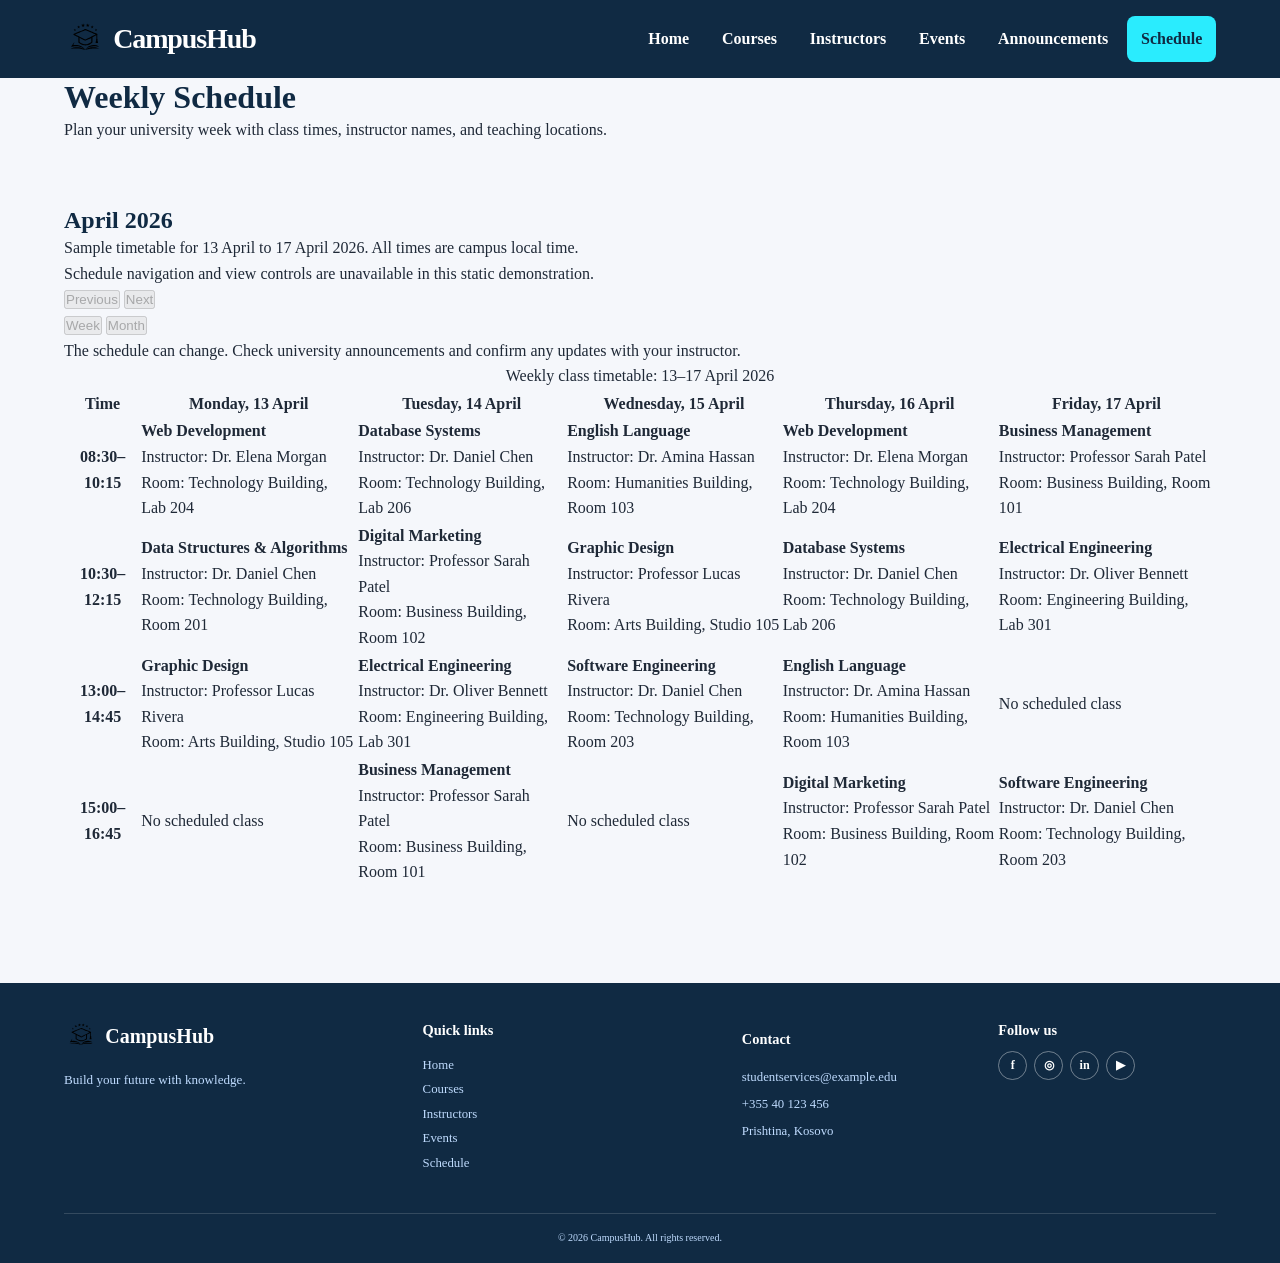
<file: schedule.html>
<!DOCTYPE html>
<html lang="en">
<head>
  <meta charset="UTF-8">
  <meta name="viewport" content="width=device-width, initial-scale=1.0">
  <meta name="description" content="View the CampusHub weekly class schedule, including course times, instructors, and rooms.">
  <title>Weekly Schedule | CampusHub University Portal</title>
  <link rel="stylesheet" href="style.css">
</head>
<body>
  <a class="skip-link" href="#main-content">Skip to main content</a>

  <header>
    <a href="index.html" class="brand">
      <img src="assets/logo/logo.svg" alt="">
      <span>CampusHub</span>
    </a>

    <nav aria-label="Main navigation">
      <ul class="link">
        <li><a href="index.html">Home</a></li>
        <li><a href="courses.html">Courses</a></li>
        <li><a href="instructors.html">Instructors</a></li>
        <li><a href="events.html">Events</a></li>
        <li><a href="announcements.html">Announcements</a></li>
        <li><a href="schedule.html" aria-current="page">Schedule</a></li>
      </ul>
    </nav>
  </header>

  <main id="main-content">
    <header>
      <h1>Weekly Schedule</h1>
      <p>
        Plan your university week with class times, instructor names,
        and teaching locations.
      </p>
    </header>

    <section aria-labelledby="month-heading">
      <h2 id="month-heading">April 2026</h2>
      <p>
        Sample timetable for
        <time datetime="2026-04-13">13 April</time>
        to <time datetime="2026-04-17">17 April 2026</time>.
        All times are campus local time.
      </p>

      <p id="controls-note">
        Schedule navigation and view controls are unavailable
        in this static demonstration.
      </p>

      <div role="group" aria-label="Schedule navigation" aria-describedby="controls-note">
        <button type="button" aria-label="Previous week" disabled>
          Previous
        </button>
        <button type="button" aria-label="Next week" disabled>
          Next
        </button>
      </div>

      <div role="group" aria-label="Schedule view" aria-describedby="controls-note">
        <button type="button" aria-pressed="true" disabled>Week</button>
        <button type="button" aria-pressed="false" disabled>Month</button>
      </div>

      <p id="schedule-note">
        The schedule can change. Check university announcements
        and confirm any updates with your instructor.
      </p>

      <table aria-describedby="schedule-note">
        <caption>
          Weekly class timetable: 13–17 April 2026
        </caption>

        <thead>
          <tr>
            <th scope="col">Time</th>
            <th scope="col">Monday, 13 April</th>
            <th scope="col">Tuesday, 14 April</th>
            <th scope="col">Wednesday, 15 April</th>
            <th scope="col">Thursday, 16 April</th>
            <th scope="col">Friday, 17 April</th>
          </tr>
        </thead>

        <tbody>
          <tr>
            <th scope="row">08:30–10:15</th>
            <td>
              <p><strong>Web Development</strong></p>
              <p>Instructor: Dr. Elena Morgan</p>
              <p>Room: Technology Building, Lab 204</p>
            </td>
            <td>
              <p><strong>Database Systems</strong></p>
              <p>Instructor: Dr. Daniel Chen</p>
              <p>Room: Technology Building, Lab 206</p>
            </td>
            <td>
              <p><strong>English Language</strong></p>
              <p>Instructor: Dr. Amina Hassan</p>
              <p>Room: Humanities Building, Room 103</p>
            </td>
            <td>
              <p><strong>Web Development</strong></p>
              <p>Instructor: Dr. Elena Morgan</p>
              <p>Room: Technology Building, Lab 204</p>
            </td>
            <td>
              <p><strong>Business Management</strong></p>
              <p>Instructor: Professor Sarah Patel</p>
              <p>Room: Business Building, Room 101</p>
            </td>
          </tr>

          <tr>
            <th scope="row">10:30–12:15</th>
            <td>
              <p><strong>Data Structures &amp; Algorithms</strong></p>
              <p>Instructor: Dr. Daniel Chen</p>
              <p>Room: Technology Building, Room 201</p>
            </td>
            <td>
              <p><strong>Digital Marketing</strong></p>
              <p>Instructor: Professor Sarah Patel</p>
              <p>Room: Business Building, Room 102</p>
            </td>
            <td>
              <p><strong>Graphic Design</strong></p>
              <p>Instructor: Professor Lucas Rivera</p>
              <p>Room: Arts Building, Studio 105</p>
            </td>
            <td>
              <p><strong>Database Systems</strong></p>
              <p>Instructor: Dr. Daniel Chen</p>
              <p>Room: Technology Building, Lab 206</p>
            </td>
            <td>
              <p><strong>Electrical Engineering</strong></p>
              <p>Instructor: Dr. Oliver Bennett</p>
              <p>Room: Engineering Building, Lab 301</p>
            </td>
          </tr>

          <tr>
            <th scope="row">13:00–14:45</th>
            <td>
              <p><strong>Graphic Design</strong></p>
              <p>Instructor: Professor Lucas Rivera</p>
              <p>Room: Arts Building, Studio 105</p>
            </td>
            <td>
              <p><strong>Electrical Engineering</strong></p>
              <p>Instructor: Dr. Oliver Bennett</p>
              <p>Room: Engineering Building, Lab 301</p>
            </td>
            <td>
              <p><strong>Software Engineering</strong></p>
              <p>Instructor: Dr. Daniel Chen</p>
              <p>Room: Technology Building, Room 203</p>
            </td>
            <td>
              <p><strong>English Language</strong></p>
              <p>Instructor: Dr. Amina Hassan</p>
              <p>Room: Humanities Building, Room 103</p>
            </td>
            <td>No scheduled class</td>
          </tr>

          <tr>
            <th scope="row">15:00–16:45</th>
            <td>No scheduled class</td>
            <td>
              <p><strong>Business Management</strong></p>
              <p>Instructor: Professor Sarah Patel</p>
              <p>Room: Business Building, Room 101</p>
            </td>
            <td>No scheduled class</td>
            <td>
              <p><strong>Digital Marketing</strong></p>
              <p>Instructor: Professor Sarah Patel</p>
              <p>Room: Business Building, Room 102</p>
            </td>
            <td>
              <p><strong>Software Engineering</strong></p>
              <p>Instructor: Dr. Daniel Chen</p>
              <p>Room: Technology Building, Room 203</p>
            </td>
          </tr>
        </tbody>
      </table>
    </section>
  </main>

  <footer class="site-footer">
    <div class="footer-brand"><a href="index.html"><img src="assets/logo/logo.svg" alt="">CampusHub</a><p>Build your future with knowledge.</p></div>
    <nav class="footer-links" aria-label="Footer navigation"><h2>Quick links</h2><a href="index.html">Home</a><a href="courses.html">Courses</a><a href="instructors.html">Instructors</a><a href="events.html">Events</a><a href="schedule.html">Schedule</a></nav>
    <address class="footer-contact"><h2>Contact</h2><a href="mailto:studentservices@example.edu">studentservices@example.edu</a><a href="tel:+35540123456">+355 40 123 456</a><span>Prishtina, Kosovo</span></address>
    <nav class="footer-socials" aria-label="Follow CampusHub"><h2>Follow us</h2><div><a href="#" aria-label="Facebook">f</a><a href="#" aria-label="Instagram">◎</a><a href="#" aria-label="LinkedIn">in</a><a href="#" aria-label="YouTube">▶</a></div></nav>
    <p class="footer-copyright"><small>&copy; 2026 CampusHub. All rights reserved.</small></p>
    <p>CampusHub — Learn, connect, and grow.</p>
    <address>
      CampusHub Student Services<br>
      100 University Avenue, Learning City<br>
      <a href="mailto:studentservices@example.edu">
        studentservices@example.edu
      </a>
    </address>
    <p><small>&copy; 2026 CampusHub. All rights reserved.</small></p>
  </footer>
</body>
</html>
</file>
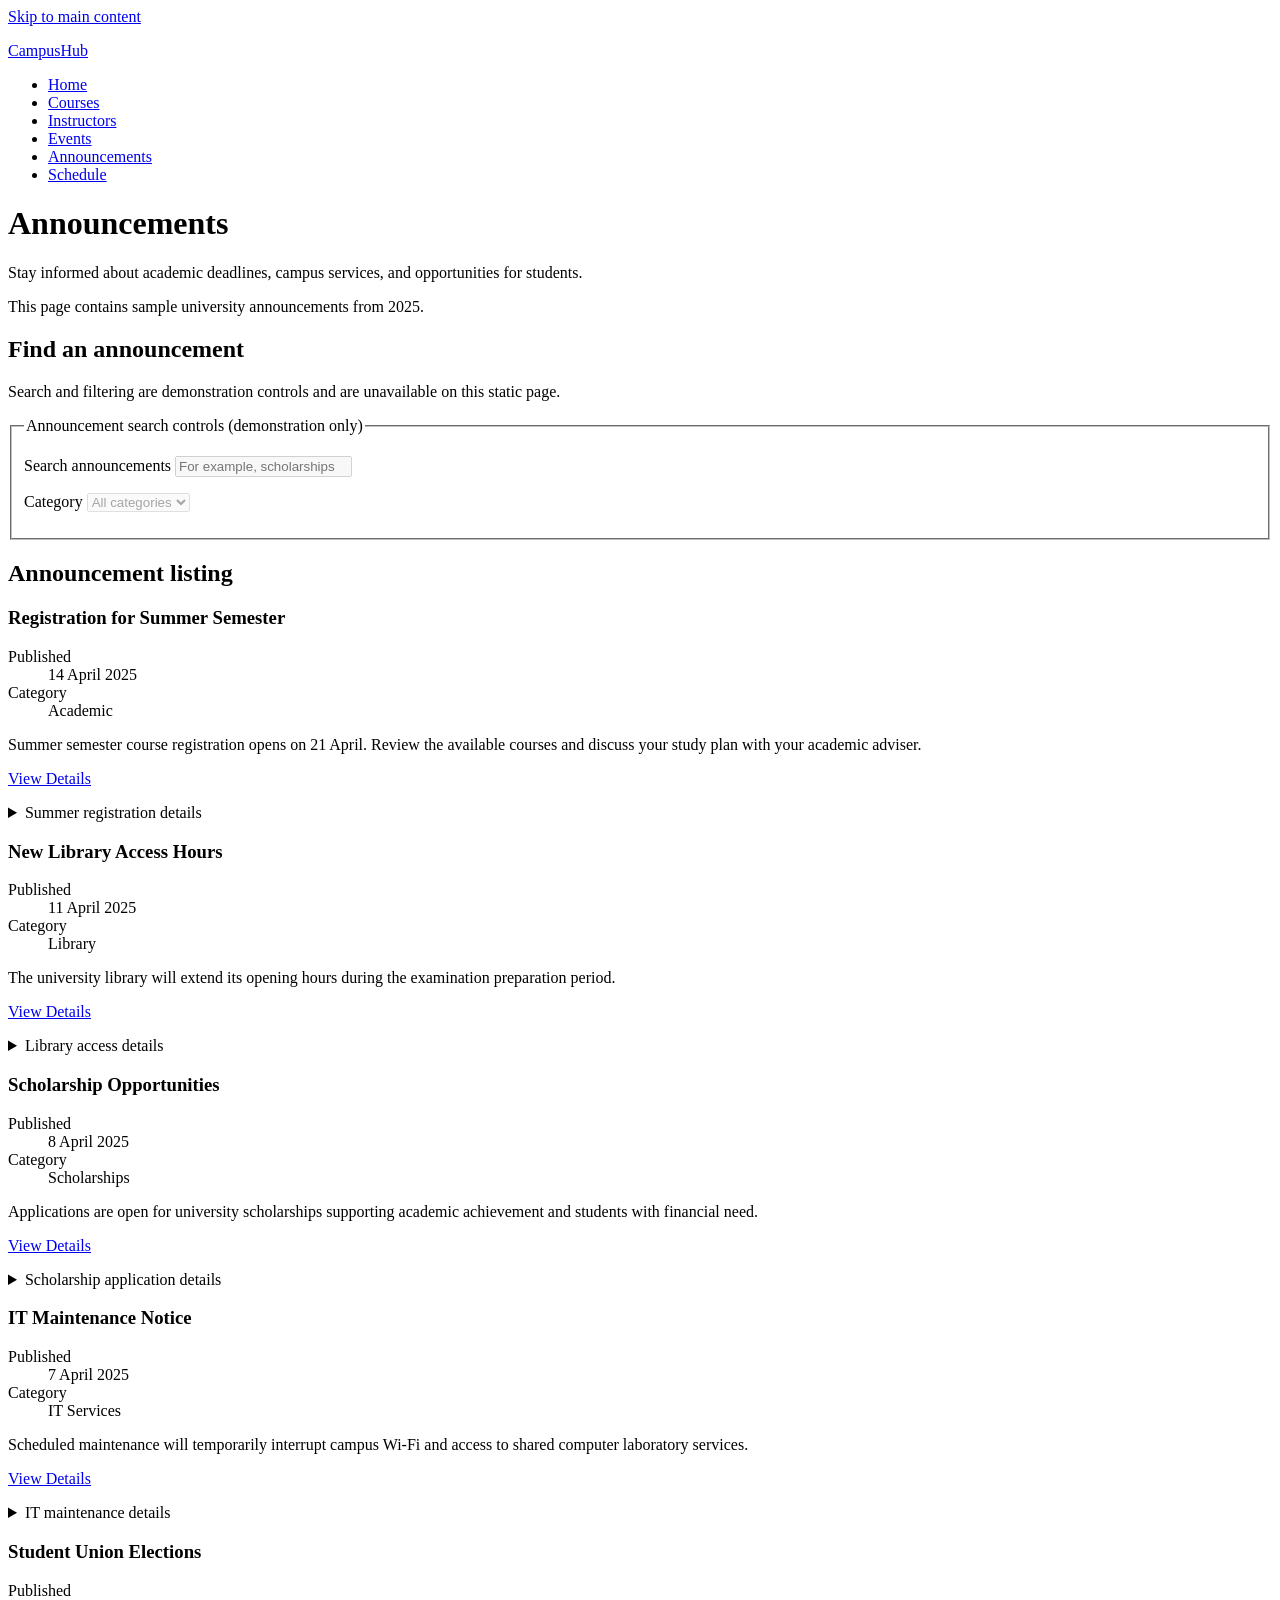
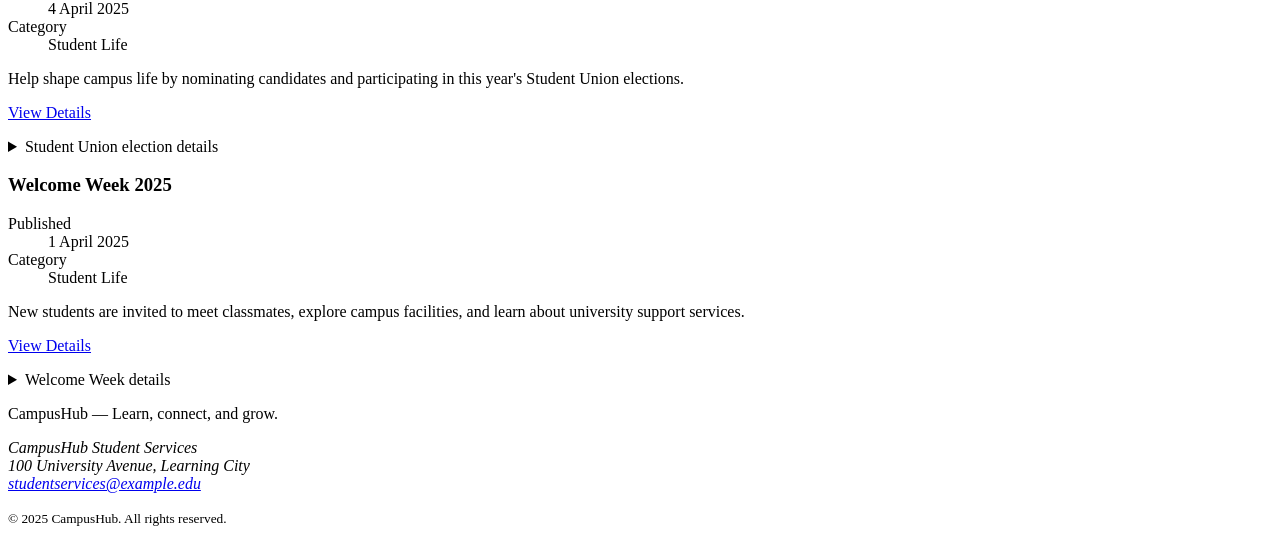
<file: pages/announcements.html>
<!DOCTYPE html>
<html lang="en">
<head>
  <meta charset="UTF-8">
  <meta name="viewport" content="width=device-width, initial-scale=1.0">
  <meta name="description" content="Read CampusHub announcements about registration, library services, scholarships, IT updates, and student activities.">
  <title>Announcements | CampusHub University Portal</title>
</head>
<body>
  <a href="#main-content">Skip to main content</a>

  <header>
    <p><a href="index.html">CampusHub</a></p>

    <nav aria-label="Main navigation">
      <ul>
        <li><a href="index.html">Home</a></li>
        <li><a href="courses.html">Courses</a></li>
        <li><a href="instructors.html">Instructors</a></li>
        <li><a href="events.html">Events</a></li>
        <li><a href="announcements.html" aria-current="page">Announcements</a></li>
        <li><a href="schedule.html">Schedule</a></li>
      </ul>
    </nav>
  </header>

  <main id="main-content">
    <header>
      <h1>Announcements</h1>
      <p>
        Stay informed about academic deadlines, campus services,
        and opportunities for students.
      </p>
      <p>This page contains sample university announcements from 2025.</p>
    </header>

    <section aria-labelledby="search-heading">
      <h2 id="search-heading">Find an announcement</h2>
      <p id="search-note">
        Search and filtering are demonstration controls and are
        unavailable on this static page.
      </p>

      <form aria-describedby="search-note">
        <fieldset disabled>
          <legend>Announcement search controls (demonstration only)</legend>

          <p>
            <label for="announcement-search">Search announcements</label>
            <input
              type="search"
              id="announcement-search"
              name="search"
              placeholder="For example, scholarships"
            >
          </p>

          <p>
            <label for="announcement-category">Category</label>
            <select id="announcement-category" name="category">
              <option value="">All categories</option>
              <option value="academic">Academic</option>
              <option value="library">Library</option>
              <option value="scholarships">Scholarships</option>
              <option value="it-services">IT Services</option>
              <option value="student-life">Student Life</option>
            </select>
          </p>
        </fieldset>
      </form>
    </section>

    <section aria-labelledby="announcements-heading">
      <h2 id="announcements-heading">Announcement listing</h2>

      <article aria-labelledby="registration-heading">
        <h3 id="registration-heading">Registration for Summer Semester</h3>
        <dl>
          <dt>Published</dt>
          <dd><time datetime="2025-04-14">14 April 2025</time></dd>
          <dt>Category</dt>
          <dd>Academic</dd>
        </dl>
        <p>
          Summer semester course registration opens on 21 April.
          Review the available courses and discuss your study plan
          with your academic adviser.
        </p>
        <p>
          <a href="#registration-details" aria-label="View details about Registration for Summer Semester">
            View Details
          </a>
        </p>
        <details id="registration-details">
          <summary>Summer registration details</summary>
          <p>
            Registration runs from
            <time datetime="2025-04-21">21 April</time>
            to <time datetime="2025-05-09">9 May 2025</time>.
            Check course prerequisites and timetable conflicts before
            submitting your choices to the Registrar's Office.
          </p>
          <p>
            Students who need assistance can visit the Registrar's
            Office in the Main Building, Room 105.
          </p>
        </details>
      </article>

      <article aria-labelledby="library-heading">
        <h3 id="library-heading">New Library Access Hours</h3>
        <dl>
          <dt>Published</dt>
          <dd><time datetime="2025-04-11">11 April 2025</time></dd>
          <dt>Category</dt>
          <dd>Library</dd>
        </dl>
        <p>
          The university library will extend its opening hours
          during the examination preparation period.
        </p>
        <p>
          <a href="#library-details" aria-label="View details about New Library Access Hours">
            View Details
          </a>
        </p>
        <details id="library-details">
          <summary>Library access details</summary>
          <p>
            Extended hours apply from
            <time datetime="2025-04-21">21 April</time>
            to <time datetime="2025-05-30">30 May 2025</time>.
            Bring your student identification card when visiting.
          </p>
          <ul>
            <li>Monday to Friday: 8:00 a.m. to 10:00 p.m.</li>
            <li>Saturday: 9:00 a.m. to 6:00 p.m.</li>
            <li>Sunday: Closed.</li>
          </ul>
          <p>
            Quiet study rooms and computer workstations are available
            during these hours.
          </p>
        </details>
      </article>

      <article aria-labelledby="scholarship-heading">
        <h3 id="scholarship-heading">Scholarship Opportunities</h3>
        <dl>
          <dt>Published</dt>
          <dd><time datetime="2025-04-08">8 April 2025</time></dd>
          <dt>Category</dt>
          <dd>Scholarships</dd>
        </dl>
        <p>
          Applications are open for university scholarships supporting
          academic achievement and students with financial need.
        </p>
        <p>
          <a href="#scholarship-details" aria-label="View details about Scholarship Opportunities">
            View Details
          </a>
        </p>
        <details id="scholarship-details">
          <summary>Scholarship application details</summary>
          <p>
            Submit applications by
            <time datetime="2025-05-16">16 May 2025</time>.
            Required documents include an academic transcript,
            a personal statement, and supporting documents relevant
            to the scholarship.
          </p>
          <p>
            Visit the Financial Aid Office in the Student Center
            for eligibility criteria and application guidance.
          </p>
        </details>
      </article>

      <article aria-labelledby="maintenance-heading">
        <h3 id="maintenance-heading">IT Maintenance Notice</h3>
        <dl>
          <dt>Published</dt>
          <dd><time datetime="2025-04-07">7 April 2025</time></dd>
          <dt>Category</dt>
          <dd>IT Services</dd>
        </dl>
        <p>
          Scheduled maintenance will temporarily interrupt campus
          Wi-Fi and access to shared computer laboratory services.
        </p>
        <p>
          <a href="#maintenance-details" aria-label="View details about IT Maintenance Notice">
            View Details
          </a>
        </p>
        <details id="maintenance-details">
          <summary>IT maintenance details</summary>
          <p>
            Maintenance is scheduled for
            <time datetime="2025-04-13">13 April 2025</time>,
            from <time datetime="2025-04-13T06:00">6:00 a.m.</time>
            to <time datetime="2025-04-13T10:00">10:00 a.m.</time>,
            campus local time.
          </p>
          <p>
            Save your work beforehand and download any materials
            needed during the maintenance period. Contact the IT
            Help Desk for assistance after services resume.
          </p>
        </details>
      </article>

      <article aria-labelledby="elections-heading">
        <h3 id="elections-heading">Student Union Elections</h3>
        <dl>
          <dt>Published</dt>
          <dd><time datetime="2025-04-04">4 April 2025</time></dd>
          <dt>Category</dt>
          <dd>Student Life</dd>
        </dl>
        <p>
          Help shape campus life by nominating candidates and
          participating in this year's Student Union elections.
        </p>
        <p>
          <a href="#elections-details" aria-label="View details about Student Union Elections">
            View Details
          </a>
        </p>
        <details id="elections-details">
          <summary>Student Union election details</summary>
          <p>
            Candidate nominations close on
            <time datetime="2025-04-18">18 April 2025</time>.
            Voting takes place on
            <time datetime="2025-04-29">29 April 2025</time>,
            from 9:00 a.m. to 5:00 p.m. in the Student Center.
          </p>
          <p>
            Bring your student identification card. Candidate
            statements and nomination guidance are available
            at the Student Union office.
          </p>
        </details>
      </article>

      <article aria-labelledby="welcome-heading">
        <h3 id="welcome-heading">Welcome Week 2025</h3>
        <dl>
          <dt>Published</dt>
          <dd><time datetime="2025-04-01">1 April 2025</time></dd>
          <dt>Category</dt>
          <dd>Student Life</dd>
        </dl>
        <p>
          New students are invited to meet classmates, explore
          campus facilities, and learn about university support services.
        </p>
        <p>
          <a href="#welcome-details" aria-label="View details about Welcome Week 2025">
            View Details
          </a>
        </p>
        <details id="welcome-details">
          <summary>Welcome Week details</summary>
          <p>
            Activities run from
            <time datetime="2025-05-05">5 May</time>
            to <time datetime="2025-05-09">9 May 2025</time>,
            beginning with a welcome session at 10:00 a.m.
            on Monday in the Main Auditorium.
          </p>
          <ul>
            <li>Guided tours of the campus and library.</li>
            <li>Introductions to academic advisers and student services.</li>
            <li>Student society information sessions.</li>
            <li>Informal activities to meet fellow students.</li>
          </ul>
        </details>
      </article>
    </section>
  </main>

  <footer>
    <p>CampusHub — Learn, connect, and grow.</p>
    <address>
      CampusHub Student Services<br>
      100 University Avenue, Learning City<br>
      <a href="mailto:studentservices@example.edu">
        studentservices@example.edu
      </a>
    </address>
    <p><small>&copy; 2025 CampusHub. All rights reserved.</small></p>
  </footer>
</body>
</html>
</file>
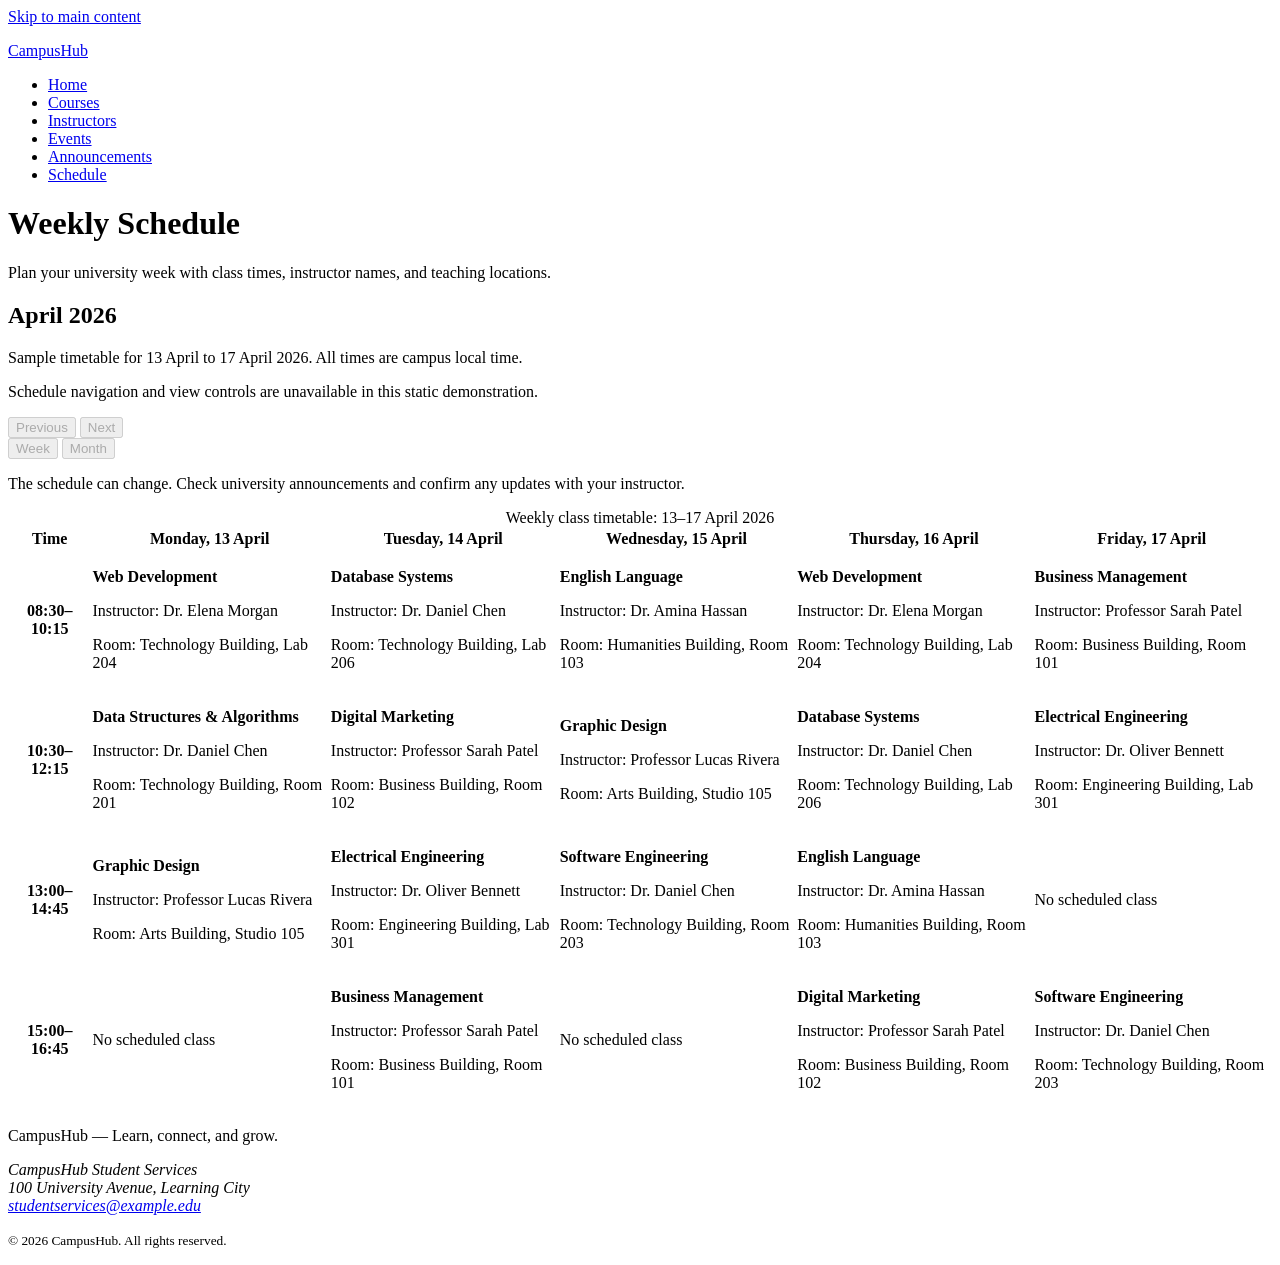
<file: pages/schedule.html>
<!DOCTYPE html>
<html lang="en">
<head>
  <meta charset="UTF-8">
  <meta name="viewport" content="width=device-width, initial-scale=1.0">
  <meta name="description" content="View the CampusHub weekly class schedule, including course times, instructors, and rooms.">
  <title>Weekly Schedule | CampusHub University Portal</title>
</head>
<body>
  <a href="#main-content">Skip to main content</a>

  <header>
    <p><a href="index.html">CampusHub</a></p>

    <nav aria-label="Main navigation">
      <ul>
        <li><a href="index.html">Home</a></li>
        <li><a href="courses.html">Courses</a></li>
        <li><a href="instructors.html">Instructors</a></li>
        <li><a href="events.html">Events</a></li>
        <li><a href="announcements.html">Announcements</a></li>
        <li><a href="schedule.html" aria-current="page">Schedule</a></li>
      </ul>
    </nav>
  </header>

  <main id="main-content">
    <header>
      <h1>Weekly Schedule</h1>
      <p>
        Plan your university week with class times, instructor names,
        and teaching locations.
      </p>
    </header>

    <section aria-labelledby="month-heading">
      <h2 id="month-heading">April 2026</h2>
      <p>
        Sample timetable for
        <time datetime="2026-04-13">13 April</time>
        to <time datetime="2026-04-17">17 April 2026</time>.
        All times are campus local time.
      </p>

      <p id="controls-note">
        Schedule navigation and view controls are unavailable
        in this static demonstration.
      </p>

      <div role="group" aria-label="Schedule navigation" aria-describedby="controls-note">
        <button type="button" aria-label="Previous week" disabled>
          Previous
        </button>
        <button type="button" aria-label="Next week" disabled>
          Next
        </button>
      </div>

      <div role="group" aria-label="Schedule view" aria-describedby="controls-note">
        <button type="button" aria-pressed="true" disabled>Week</button>
        <button type="button" aria-pressed="false" disabled>Month</button>
      </div>

      <p id="schedule-note">
        The schedule can change. Check university announcements
        and confirm any updates with your instructor.
      </p>

      <table aria-describedby="schedule-note">
        <caption>
          Weekly class timetable: 13–17 April 2026
        </caption>

        <thead>
          <tr>
            <th scope="col">Time</th>
            <th scope="col">Monday, 13 April</th>
            <th scope="col">Tuesday, 14 April</th>
            <th scope="col">Wednesday, 15 April</th>
            <th scope="col">Thursday, 16 April</th>
            <th scope="col">Friday, 17 April</th>
          </tr>
        </thead>

        <tbody>
          <tr>
            <th scope="row">08:30–10:15</th>
            <td>
              <p><strong>Web Development</strong></p>
              <p>Instructor: Dr. Elena Morgan</p>
              <p>Room: Technology Building, Lab 204</p>
            </td>
            <td>
              <p><strong>Database Systems</strong></p>
              <p>Instructor: Dr. Daniel Chen</p>
              <p>Room: Technology Building, Lab 206</p>
            </td>
            <td>
              <p><strong>English Language</strong></p>
              <p>Instructor: Dr. Amina Hassan</p>
              <p>Room: Humanities Building, Room 103</p>
            </td>
            <td>
              <p><strong>Web Development</strong></p>
              <p>Instructor: Dr. Elena Morgan</p>
              <p>Room: Technology Building, Lab 204</p>
            </td>
            <td>
              <p><strong>Business Management</strong></p>
              <p>Instructor: Professor Sarah Patel</p>
              <p>Room: Business Building, Room 101</p>
            </td>
          </tr>

          <tr>
            <th scope="row">10:30–12:15</th>
            <td>
              <p><strong>Data Structures &amp; Algorithms</strong></p>
              <p>Instructor: Dr. Daniel Chen</p>
              <p>Room: Technology Building, Room 201</p>
            </td>
            <td>
              <p><strong>Digital Marketing</strong></p>
              <p>Instructor: Professor Sarah Patel</p>
              <p>Room: Business Building, Room 102</p>
            </td>
            <td>
              <p><strong>Graphic Design</strong></p>
              <p>Instructor: Professor Lucas Rivera</p>
              <p>Room: Arts Building, Studio 105</p>
            </td>
            <td>
              <p><strong>Database Systems</strong></p>
              <p>Instructor: Dr. Daniel Chen</p>
              <p>Room: Technology Building, Lab 206</p>
            </td>
            <td>
              <p><strong>Electrical Engineering</strong></p>
              <p>Instructor: Dr. Oliver Bennett</p>
              <p>Room: Engineering Building, Lab 301</p>
            </td>
          </tr>

          <tr>
            <th scope="row">13:00–14:45</th>
            <td>
              <p><strong>Graphic Design</strong></p>
              <p>Instructor: Professor Lucas Rivera</p>
              <p>Room: Arts Building, Studio 105</p>
            </td>
            <td>
              <p><strong>Electrical Engineering</strong></p>
              <p>Instructor: Dr. Oliver Bennett</p>
              <p>Room: Engineering Building, Lab 301</p>
            </td>
            <td>
              <p><strong>Software Engineering</strong></p>
              <p>Instructor: Dr. Daniel Chen</p>
              <p>Room: Technology Building, Room 203</p>
            </td>
            <td>
              <p><strong>English Language</strong></p>
              <p>Instructor: Dr. Amina Hassan</p>
              <p>Room: Humanities Building, Room 103</p>
            </td>
            <td>No scheduled class</td>
          </tr>

          <tr>
            <th scope="row">15:00–16:45</th>
            <td>No scheduled class</td>
            <td>
              <p><strong>Business Management</strong></p>
              <p>Instructor: Professor Sarah Patel</p>
              <p>Room: Business Building, Room 101</p>
            </td>
            <td>No scheduled class</td>
            <td>
              <p><strong>Digital Marketing</strong></p>
              <p>Instructor: Professor Sarah Patel</p>
              <p>Room: Business Building, Room 102</p>
            </td>
            <td>
              <p><strong>Software Engineering</strong></p>
              <p>Instructor: Dr. Daniel Chen</p>
              <p>Room: Technology Building, Room 203</p>
            </td>
          </tr>
        </tbody>
      </table>
    </section>
  </main>

  <footer>
    <p>CampusHub — Learn, connect, and grow.</p>
    <address>
      CampusHub Student Services<br>
      100 University Avenue, Learning City<br>
      <a href="mailto:studentservices@example.edu">
        studentservices@example.edu
      </a>
    </address>
    <p><small>&copy; 2026 CampusHub. All rights reserved.</small></p>
  </footer>
</body>
</html>
</file>
<file: style.css>
/* ---------- Design tokens and box model ---------- */
:root {
  --navy: #102a43;
  --blue: #2563eb;
  --blue-dark: #1d4ed8;
  --lightblue: #2aecfe;
  --gold: #fbbf24;
  --ink: #1f2937;
  --muted: #5f6b7a;
  --surface: #ffffff;
  --page: #f5f7fb;
  --line: #dbe3ee;
  --radius: 14px;
  --shadow: 0 10px 25px rgba(16, 42, 67, 0.1);
}

/* ---------- Homepage dashboard layout ---------- */
.home-page #main-content {
  display: flex;
  flex-wrap: wrap;
  align-items: flex-start;
  gap: 1.5rem;
  max-width: 1120px;
  padding-top: 1.5rem;
}

.home-page {
  font-family: Arial, Helvetica, sans-serif;
}

.home-page #main-content > section {
  flex: 0 0 100%;
  margin-top: 0;
}

.home-page #main-content > section[aria-labelledby="hero-heading"] {
  box-sizing: border-box;
  width: 100vw;
  min-height: calc(100vh - 86px);
  margin-left: calc(50% - 50vw);
  padding: 3.25rem;
  border-radius: 0;
}

.home-page #main-content > section[aria-labelledby="hero-heading"] .eyebrow {
  color: var(--lightblue) !important;
}

.home-page #hero-heading {
  max-width: 12ch;
  font-size: clamp(2.3rem, 4.5vw, 4rem);
}

.home-page #main-content > section[aria-labelledby="statistics-heading"] {
  padding: 1.25rem;
  background: var(--surface);
  border: 1px solid var(--line);
  box-shadow: var(--shadow);
}

.home-page #statistics-heading {
  position: absolute;
  width: 1px;
  height: 1px;
  padding: 0;
  margin: -1px;
  overflow: hidden;
  clip: rect(0, 0, 0, 0);
  white-space: nowrap;
  border: 0;
}

.home-page #main-content > section[aria-labelledby="statistics-heading"] dl {
  margin: 0;
}

.home-page #main-content > section[aria-labelledby="statistics-heading"] dt {
  color: var(--muted);
  font-size: 0.85rem;
}

.home-page #main-content > section[aria-labelledby="statistics-heading"] dt::before {
  display: block;
  margin-bottom: 0.25rem;
  color: var(--blue);
  content: "●";
  font-size: 1.2rem;
}

.home-page #main-content > section[aria-labelledby="statistics-heading"] dd {
  color: var(--blue);
  font-size: clamp(1.35rem, 3vw, 2rem);
}

.home-page #main-content > section[aria-labelledby="courses-heading"] {
  gap: 1rem;
}

.home-page #courses-heading {
  font-size: 1.45rem;
}

.home-page #courses-heading + p {
  display: none;
}

.home-page #main-content > section[aria-labelledby="courses-heading"] article {
  padding-bottom: 0.9rem;
}

.home-page #main-content > section[aria-labelledby="courses-heading"] article img {
  height: 140px;
}

.home-page #main-content > section[aria-labelledby="courses-heading"] article h3,
.home-page #main-content > section[aria-labelledby="courses-heading"] article p {
  margin-right: 0.9rem;
  margin-left: 0.9rem;
}

.home-page #main-content > section[aria-labelledby="courses-heading"] article h3 {
  margin-top: 0.85rem;
  font-size: 1rem;
}

.home-page #main-content > section[aria-labelledby="courses-heading"] article p {
  display: none;
}

.home-page #main-content > section[aria-labelledby="courses-heading"] article .course-department,
.home-page #main-content > section[aria-labelledby="courses-heading"] article .course-credits,
.home-page #main-content > section[aria-labelledby="courses-heading"] article .course-action {
  display: block;
}

.home-page .course-department {
  margin-top: 0.15rem !important;
  color: var(--muted) !important;
  font-size: 0.8rem !important;
}

.home-page .course-credits {
  margin-top: 0.5rem !important;
  color: var(--ink) !important;
  font-size: 0.82rem !important;
  font-weight: 700;
}

.home-page .course-credits::before {
  margin-right: 0.35rem;
  color: var(--blue);
  content: "◉";
}

.home-page .course-action {
  margin-top: 0.8rem !important;
}

.home-page .course-action a {
  display: inline-block;
  padding: 0.38rem 0.65rem;
  color: var(--blue) !important;
  font-size: 0.78rem;
  font-weight: 800;
  text-decoration: none;
  border: 1px solid #93c5fd;
  border-radius: 7px;
}

.home-page .course-action a:hover,
.home-page .course-action a:focus-visible {
  color: #ffffff !important;
  background: var(--blue);
}

.home-page #main-content > section[aria-labelledby="courses-heading"] > p:last-child {
  margin: 0;
  text-align: right;
}

.home-page #main-content > section[aria-labelledby="events-heading"],
.home-page #main-content > section[aria-labelledby="announcements-heading"] {
  display: flex;
  flex: 1 1 380px;
  flex-direction: column;
  gap: 0.7rem;
}

.home-page #events-heading,
.home-page #announcements-heading {
  width: 100%;
  margin-bottom: 0.2rem;
  font-size: 1.35rem;
}

.home-page #main-content > section[aria-labelledby="events-heading"] article,
.home-page #main-content > section[aria-labelledby="announcements-heading"] article {
  width: 100%;
  padding: 0.85rem 1rem;
  box-shadow: none;
}

.home-page #main-content > section[aria-labelledby="events-heading"] article h3,
.home-page #main-content > section[aria-labelledby="announcements-heading"] article h3 {
  margin-bottom: 0.3rem;
  font-size: 0.95rem;
}

.home-page #main-content > section[aria-labelledby="events-heading"] article p,
.home-page #main-content > section[aria-labelledby="announcements-heading"] article p:not(:first-of-type),
.home-page #main-content > section[aria-labelledby="events-heading"] dl {
  display: none;
}

.home-page #main-content > section[aria-labelledby="events-heading"] article h3::before {
  display: inline-grid;
  width: 2.35rem;
  height: 2.35rem;
  margin-right: 0.75rem;
  color: var(--blue);
  content: "EVENT";
  font-size: 0.55rem;
  font-weight: 800;
  line-height: 1;
  text-align: center;
  vertical-align: middle;
  place-items: center;
  background: #eff6ff;
  border-radius: 8px;
}

.home-page #main-content > section[aria-labelledby="announcements-heading"] article h3::before {
  display: inline-grid;
  width: 2.1rem;
  height: 2.1rem;
  margin-right: 0.65rem;
  color: var(--blue);
  content: "i";
  font-size: 1.1rem;
  font-weight: 800;
  text-align: center;
  vertical-align: middle;
  place-items: center;
  background: #eff6ff;
  border-radius: 8px;
}

.home-page #main-content > section[aria-labelledby="announcements-heading"] article p:first-of-type {
  margin: 0.2rem 0 0 2.8rem;
  color: var(--muted);
  font-size: 0.78rem;
}

.home-page #main-content > section[aria-labelledby="events-heading"] > p,
.home-page #main-content > section[aria-labelledby="announcements-heading"] > p:last-child {
  width: 100%;
  margin: 0.15rem 0 0;
  text-align: right;
}

@media (max-width: 760px) {
  .home-page #main-content {
    gap: 1.25rem;
    padding-top: 1rem;
  }

  .home-page #main-content > section[aria-labelledby="hero-heading"] {
    min-height: calc(100svh - 150px);
    padding: 2.25rem;
  }

  .home-page #main-content > section[aria-labelledby="courses-heading"] {
    grid-template-columns: repeat(2, minmax(0, 1fr));
  }
}

@media (max-width: 560px) {
  .home-page #main-content > section[aria-labelledby="hero-heading"] {
    min-height: calc(100svh - 150px);
    padding: 2rem 1.25rem;
  }

  .home-page #main-content > section[aria-labelledby="statistics-heading"] {
    padding: 1rem 0.5rem;
  }

  .home-page #main-content > section[aria-labelledby="courses-heading"] {
    grid-template-columns: 1fr;
  }
}

* {
  box-sizing: border-box;
  padding: 0;
  margin: 0;
}

body {
  background: var(--page);
  color: var(--ink);
  line-height: 1.6;
  overflow-x: hidden;
}

img {
  max-width: 100%;
  height: auto;
}

table {
  max-width: 100%;
}

.skip-link {
  position: absolute;
  z-index: 10;
  top: 0;
  left: 0;
  padding: 0.65rem 1rem;
  color: var(--navy);
  background: #ffffff;
  transform: translateY(-120%);
}

.skip-link:focus {
  transform: translateY(0);
}

/* ---------- Shared header and navigation ---------- */
body > header {
  display: flex;
  align-items: center;
  justify-content: space-between;
  gap: 2rem;
  padding: 1rem max(5vw, 2rem);
  background: var(--navy);
}

body > header > a {
  color: #ffffff;
  font-size: 1.75rem;
  font-weight: 800;
  letter-spacing: -0.04em;
  text-decoration: none;
}

body > header > .brand {
  display: inline-flex;
  align-items: center;
  gap: 0.45rem;
  color: #ffffff;
  font-size: 1.75rem;
  font-weight: 800;
  letter-spacing: -0.04em;
  text-decoration: none;
}

body > header > .brand img {
  width: 42px;
  height: 42px;
  object-fit: contain;
}

body > header > a img {
  display: block;
  width: 42px;
  max-width: 100%;
  height: auto;
}

body > header nav .link {
  display: flex;
  flex-wrap: wrap;
  justify-content: flex-end;
  gap: 0.35rem;
  margin: 0;
  padding: 0;
  list-style: none;
}

body > header nav .link a {
  display: block;
  padding: 0.65rem 0.85rem;
  color: #ffffff;
  font-size: 1rem;
  font-weight: 600;
  border-radius: 8px;
  text-decoration: none;
}

body > header nav .link a:hover,
body > header nav .link a:focus-visible,
body > header nav .link a[aria-current="page"] {
  color: var(--navy);
  background: var(--lightblue);
  outline: none;
}

/* Header search and account icon buttons */
.header-actions {
  display: flex;
  align-items: center;
  gap: 0.5rem;
}

.search-panel {
  display: flex;
  align-items: center;
  position: relative;
}

.search-panel summary {
  list-style: none;
}

.search-panel summary::-webkit-details-marker {
  display: none;
}

/* When open, the search icon becomes a close control. */
.search-panel[open] summary svg {
  display: none;
}

.search-panel[open] summary::before {
  content: "×";
  font-size: 1.8rem;
  font-weight: 300;
  line-height: 1;
}

.icon-button {
  display: grid;
  width: 2.6rem;
  height: 2.6rem;
  padding: 0;
  color: #ffffff;
  background: transparent;
  border: 1px solid rgba(255, 255, 255, 0.45);
  border-radius: 50%;
  cursor: pointer;
  place-items: center;
}

.icon-button svg {
  width: 1.25rem;
  height: 1.25rem;
  fill: none;
  stroke: currentColor;
  stroke-linecap: round;
  stroke-linejoin: round;
  stroke-width: 2;
}

.icon-button:hover,
.icon-button:focus-visible {
  color: var(--navy);
  background: var(--lightblue);
  border-color: var(--lightblue);
  outline: 3px solid rgba(50, 238, 255, 0.55);
  outline-offset: 3px;
}

/* Keep the native search form in a dropdown so opening it never moves the header. */
.search-panel form {
  position: absolute;
  z-index: 20;
  top: calc(100% + 0.5rem);
  right: 0;
  display: flex;
  gap: 0.5rem;
  width: min(19rem, 42vw);
  padding: 0.35rem;
  background: var(--navy);
  border: 1px solid rgba(255, 255, 255, 0.45);
  border-radius: 8px;
  box-shadow: var(--shadow);
}

.search-panel input {
  min-width: 0;
  flex: 1;
  padding: 0.6rem 0.75rem;
  color: var(--ink);
  font: inherit;
  border: 1px solid var(--line);
  border-radius: 6px;
}

.search-panel form button {
  padding: 0.6rem 0.8rem;
  color: #ffffff;
  font: inherit;
  font-weight: 700;
  background: var(--blue);
  border: 0;
  border-radius: 6px;
  cursor: pointer;
}

.search-panel input:focus-visible,
.search-panel form button:focus-visible {
  outline: 3px solid rgba(244, 185, 66, 0.75);
  outline-offset: 2px;
}

.visually-hidden {
  position: absolute;
  width: 1px;
  height: 1px;
  padding: 0;
  margin: -1px;
  overflow: hidden;
  clip: rect(0, 0, 0, 0);
  white-space: nowrap;
  border: 0;
}

/* ---------- Main page width and shared heading styles ---------- */
#main-content {
  max-width: 1200px;
  margin: 0 auto;
  padding: 0 1.5rem 4rem;
}

#main-content > section {
  margin-top: 4rem;
}

#main-content h1,
#main-content h2,
#main-content h3 {
  color: var(--navy);
  line-height: 1.2;
}

#main-content p {
  color: var(--ink);
  font-size: 1rem;
}

/* ---------- Hero ---------- */
#main-content > section[aria-labelledby="hero-heading"] {
  display: flex;
  flex-direction: column;
  justify-content: center;
  width: 100vw;
  min-height: calc(100vh - 86px);
  margin-top: 0;
  margin-left: calc(50% - 50vw);
  padding: 5rem;
  background:
    linear-gradient(90deg, rgba(16, 42, 67, 0.88), rgba(16, 42, 67, 0.58)),
    url("assets/images/courses/campus-hero.png") center / cover no-repeat;
}

#main-content > section[aria-labelledby="hero-heading"] > p:first-child {
  margin: 0;
  color: var(--lightblue) !important;
  font-size: 1rem !important;
  font-weight: 800;
  letter-spacing: 0.08em;
  text-transform: uppercase;
}

#hero-heading {
  margin: 0.25rem 0 0;
  color: #ffffff !important;
  font-size: clamp(2.5rem, 5vw, 4.5rem);
  text-shadow: 0 2px 12px rgba(0, 0, 0, 0.45);
  max-width: 15ch;
}

.hero-h3, 
.hero-h3-1
{
  color: #ffffff !important;
}

.hero-h3-1 {
    margin: 13px 0;
    max-width: 50ch;
}

#hero-heading + p {
  max-width: 100ch;
  margin-bottom: 15px;
  color: #ffffff !important;
  font-size: 1.15rem;
  text-shadow: 0 2px 8px rgba(0, 0, 0, 0.45);
}

#hero {
  display: inline-block;
  padding: 0.85rem 1.65rem;
  color: #ffffff;
  background: var(--blue);
  font-size: 1rem;
  font-weight: 700;
  border: 2px solid var(--blue);
  border-radius: 8px;
  box-shadow: 0 6px 14px rgba(37, 99, 235, 0.24);
  text-decoration: none;
}

#hero:hover,
#hero:focus-visible {
  background: var(--blue-dark);
  border-color: var(--blue-dark);
  outline: 3px solid rgba(244, 185, 66, 0.75);
  outline-offset: 3px;
}

/* ---------- Campus statistics ---------- */
#main-content > section[aria-labelledby="statistics-heading"] {
  padding: 2.5rem;
  background: var(--navy);
  border-radius: var(--radius);
}

#statistics-heading {
  margin-top: 0;
  color: #ffffff !important;
  text-align: center;
}

#main-content > section[aria-labelledby="statistics-heading"] dl {
  display: grid;
  grid-auto-flow: column;
  grid-template-rows: auto auto;
  grid-auto-columns: 1fr;
  gap: 0.25rem 1rem;
  margin: 2rem 0 0;
  text-align: center;
}

#main-content > section[aria-labelledby="statistics-heading"] dt {
  color: #cbd5e1;
  font-weight: 600;
}

#main-content > section[aria-labelledby="statistics-heading"] dd {
  margin: 0;
  color: var(--gold);
  font-size: clamp(1.8rem, 4vw, 2.7rem);
  font-weight: 800;
}

/* ---------- Homepage statistic row ---------- */
#main-content > .campus-statistics {
  padding: 0;
  background: transparent;
}

.statistics-list {
  display: flex;
  flex-wrap: wrap;
  justify-content: space-between;
  gap: 1rem;
  margin: 0;
}

.statistic-item {
  display: grid;
  grid-template-columns: 3.1rem auto;
  grid-template-rows: auto auto;
  column-gap: 0.75rem;
  align-items: center;
  flex: 1 1 190px;
  padding: 0.85rem 1rem;
}

.statistic-icon {
  grid-row: 1 / span 2;
  display: grid;
  width: 3.1rem;
  height: 3.1rem;
  color: var(--blue);
  place-items: center;
  background: #eff6ff;
  border-radius: 10px;
}

.statistic-icon svg {
  width: 1.55rem;
  height: 1.55rem;
  fill: none;
  stroke: currentColor;
  stroke-linecap: round;
  stroke-linejoin: round;
  stroke-width: 2;
}

.statistic-item dt {
  grid-column: 2;
  grid-row: 2;
  color: var(--muted);
  font-size: 0.85rem;
}

.statistic-item dd {
  grid-column: 2;
  grid-row: 1;
  margin: 0;
  color: var(--navy);
  font-size: 1.4rem;
  font-weight: 800;
}

/* ---------- Homepage event and announcement lists ---------- */
.home-updates {
  display: grid;
  grid-template-columns: repeat(2, minmax(0, 1fr));
  gap: 2rem;
  margin-top: 4rem;
}

.home-events,
.home-announcements {
  display: flex !important;
  flex-direction: column;
  gap: 0.7rem;
}

.home-events h2,
.home-announcements h2 {
  margin: 0 0 0.25rem !important;
  font-size: 1.4rem;
}

.home-events > p:last-child,
.home-announcements > p:last-child {
  order: -1;
  align-self: flex-end;
  margin: -2.15rem 0 0 !important;
}

.home-events > p:last-child a,
.home-announcements > p:last-child a {
  color: var(--blue);
  font-size: 0.82rem;
  font-weight: 800;
  text-decoration: none;
}

.event-item {
  display: grid;
  grid-template-columns: 3.25rem minmax(0, 1fr) auto;
  gap: 0.8rem;
  align-items: center;
  padding: 0.75rem;
  background: var(--surface);
  border: 1px solid #e7eef7;
  border-radius: 10px;
  box-shadow: 0 5px 14px rgba(16, 42, 67, 0.06);
}

.event-date {
  display: flex;
  flex-direction: column;
  align-items: center;
  justify-content: center;
  min-height: 3.25rem;
  color: var(--blue);
  background: #eff6ff;
  border-radius: 9px;
}

.event-date strong {
  font-size: 1.35rem;
  line-height: 1;
}

.event-date span {
  font-size: 0.72rem;
  font-weight: 700;
}

.event-item h3 {
  margin: 0 !important;
  color: var(--navy);
  font-size: 0.92rem !important;
}

.event-item p {
  margin: 0.25rem 0 0 !important;
  color: var(--muted) !important;
  font-size: 0.75rem !important;
}

.event-type {
  padding: 0.35rem 0.55rem;
  color: #be185d;
  font-size: 0.72rem;
  font-weight: 800;
  background: #fce7f3;
  border-radius: 999px;
}

.workshop .event-type {
  color: #047857;
  background: #d1fae5;
}

.career .event-type {
  color: #6d28d9;
  background: #ede9fe;
}

.home-announcements article {
  display: grid !important;
  grid-template-columns: 2.2rem minmax(0, 1fr);
  column-gap: 0.7rem;
  align-items: center;
  padding: 0.8rem 1rem !important;
  border-top: 0 !important;
  border-radius: 10px;
  box-shadow: 0 5px 14px rgba(16, 42, 67, 0.06);
}

.announcement-icon {
  grid-row: 1 / span 2;
  display: grid;
  width: 2rem;
  height: 2rem;
  color: var(--blue);
  place-items: center;
  background: #eff6ff;
  border-radius: 7px;
}

.announcement-icon svg {
  width: 1.05rem;
  height: 1.05rem;
  fill: none;
  stroke: currentColor;
  stroke-linecap: round;
  stroke-linejoin: round;
  stroke-width: 2;
}

.home-announcements article h3 {
  margin: 0 !important;
  font-size: 0.9rem !important;
}

.home-announcements article p:first-of-type {
  margin: 0.2rem 0 0 !important;
  color: var(--muted) !important;
  font-size: 0.73rem !important;
}

.home-announcements article p:not(:first-of-type) {
  display: none;
}

@media (max-width: 760px) {
  .home-updates {
    grid-template-columns: 1fr;
    gap: 2.5rem;
  }
}

@media (max-width: 420px) {
  .event-item {
    grid-template-columns: 3rem minmax(0, 1fr);
  }

  .event-type {
    grid-column: 2;
    justify-self: start;
  }
}

/* ---------- Featured course cards ---------- */
#main-content > section[aria-labelledby="courses-heading"] {
  display: grid;
  grid-template-columns: repeat(4, minmax(0, 1fr));
  gap: 1.5rem;
}

#courses-heading,
#courses-heading + p,
#main-content > section[aria-labelledby="courses-heading"] > p:last-child {
  grid-column: 1 / -1;
}

#courses-heading {
  margin: 0;
}

#courses-heading + p {
  margin: -0.75rem 0 0.5rem;
  color: var(--muted);
  max-width: 65ch;
}

#main-content > section[aria-labelledby="courses-heading"] article,
#main-content > section[aria-labelledby="events-heading"] article,
#main-content > section[aria-labelledby="announcements-heading"] article {
  overflow: hidden;
  background: var(--surface);
  border: 1px solid var(--line);
  border-radius: var(--radius);
  box-shadow: var(--shadow);
}

#main-content > section[aria-labelledby="courses-heading"] article {
  padding-bottom: 1.25rem;
}

#main-content > section[aria-labelledby="courses-heading"] article img {
  display: block;
  width: 100%;
  height: 180px;
  object-fit: cover;
}

#main-content > section[aria-labelledby="courses-heading"] article h3,
#main-content > section[aria-labelledby="courses-heading"] article p {
  margin-right: 1.25rem;
  margin-left: 1.25rem;
}

#main-content > section[aria-labelledby="courses-heading"] article h3 {
  margin-top: 1.25rem;
  margin-bottom: 0.65rem;
}

#main-content > section[aria-labelledby="courses-heading"] article p {
  margin-top: 0.5rem;
  color: var(--muted);
  font-size: 0.92rem;
}

#main-content > section[aria-labelledby="courses-heading"] .course-department {
  margin-top: 0;
  color: var(--muted);
}

#main-content > section[aria-labelledby="courses-heading"] .course-credits {
  display: flex;
  gap: 0.4rem;
  align-items: center;
  color: var(--ink);
  font-weight: 700;
}

#main-content > section[aria-labelledby="courses-heading"] .course-credits svg {
  width: 1rem;
  height: 1rem;
  fill: none;
  stroke: var(--blue);
  stroke-linecap: round;
  stroke-linejoin: round;
  stroke-width: 2;
}

#main-content > section[aria-labelledby="courses-heading"] .course-action a {
  display: inline-block;
  padding: 0.45rem 0.7rem;
  color: var(--blue);
  font-weight: 700;
  text-decoration: none;
  border: 1px solid #93c5fd;
  border-radius: 7px;
}

#main-content > section[aria-labelledby="courses-heading"] .course-action a:hover,
#main-content > section[aria-labelledby="courses-heading"] .course-action a:focus-visible {
  color: #ffffff;
  background: var(--blue);
}

#main-content > section[aria-labelledby="courses-heading"] > p:last-child a,
#main-content > section[aria-labelledby="events-heading"] > p:last-child a,
#main-content > section[aria-labelledby="announcements-heading"] > p:last-child a {
  color: var(--blue);
  font-size: 1rem;
  font-weight: 700;
}

/* ---------- Upcoming events ---------- */
#main-content > section[aria-labelledby="events-heading"],
#main-content > section[aria-labelledby="announcements-heading"] {
  display: grid;
  grid-template-columns: repeat(3, minmax(0, 1fr));
  gap: 1.5rem;
}

#events-heading,
#announcements-heading,
#main-content > section[aria-labelledby="events-heading"] > p,
#main-content > section[aria-labelledby="announcements-heading"] > p:last-child {
  grid-column: 1 / -1;
}

#events-heading,
#announcements-heading {
  margin: 0;
}

#main-content > section[aria-labelledby="events-heading"] article,
#main-content > section[aria-labelledby="announcements-heading"] article {
  padding: 1.5rem;
}

#main-content > section[aria-labelledby="events-heading"] article h3,
#main-content > section[aria-labelledby="announcements-heading"] article h3 {
  margin-top: 0;
}

#main-content > section[aria-labelledby="events-heading"] dl {
  margin: 1rem 0;
  padding: 1rem 0;
  border-top: 1px solid var(--line);
  border-bottom: 1px solid var(--line);
}

#main-content > section[aria-labelledby="events-heading"] dt {
  color: var(--muted);
  font-size: 0.85rem;
  font-weight: 700;
}

#main-content > section[aria-labelledby="events-heading"] dd {
  margin: 0 0 0.75rem;
  font-weight: 600;
}

#main-content > section[aria-labelledby="events-heading"] dd:last-child {
  margin-bottom: 0;
}

#main-content > section[aria-labelledby="events-heading"] > p {
  margin: 0;
  color: var(--muted);
}

/* ---------- Latest announcements ---------- */
#main-content > section[aria-labelledby="announcements-heading"] article {
  border-top: 4px solid var(--gold);
}

#main-content > section[aria-labelledby="announcements-heading"] article p:first-of-type {
  color: var(--blue);
  font-size: 0.9rem;
  font-weight: 700;
}

/* ---------- Shared footer ---------- */
footer {
  padding: 3rem max(5vw, 2rem);
  color: #dbeafe;
  background: var(--navy);
  text-align: center;
}

footer p,
footer address {
  margin: 0.5rem auto;
  color: #dbeafe;
  font-size: 0.95rem;
}

footer address {
  font-style: normal;
  line-height: 1.8;
}

footer a {
  color: var(--gold);
  font-size: inherit;
  font-weight: 700;
}

footer a:hover,
footer a:focus-visible {
  color: #ffffff;
}

/* ---------- Compact site footer ---------- */
.site-footer {
  display: grid;
  grid-template-columns: 1.5fr 1fr 1.35fr 1fr;
  gap: 2rem;
  max-width: none;
  margin: 2rem 0 0;
  padding: 2.25rem max(5vw, 2rem) 1rem;
  text-align: left;
  border-radius: 0;
}

.site-footer > p:not(.footer-copyright),
.site-footer > address:not(.footer-contact) {
  display: none;
}

.footer-brand > a {
  display: inline-flex;
  gap: 0.45rem;
  align-items: center;
  color: #ffffff;
  font-size: 1.25rem;
  font-weight: 800;
  text-decoration: none;
}

.footer-brand img {
  width: 34px;
  height: 34px;
}

.footer-brand p {
  margin-top: 0.55rem;
  color: #bfdbfe;
  font-size: 0.82rem;
}

.site-footer h2 {
  margin: 0 0 0.55rem;
  color: #ffffff;
  font-size: 0.9rem;
}

.footer-links,
.footer-contact {
  display: flex;
  flex-direction: column;
  gap: 0.25rem;
}

.footer-links a,
.footer-contact a,
.footer-contact span {
  color: #bfdbfe;
  font-size: 0.8rem;
  font-style: normal;
  font-weight: 400;
  text-decoration: none;
}

.footer-links a:hover,
.footer-links a:focus-visible,
.footer-contact a:hover,
.footer-contact a:focus-visible {
  color: var(--lightblue);
}

.footer-socials div {
  display: flex;
  gap: 0.45rem;
}

.footer-socials div a {
  display: grid;
  width: 1.8rem;
  height: 1.8rem;
  color: #ffffff;
  font-size: 0.76rem;
  font-weight: 800;
  text-decoration: none;
  border: 1px solid rgba(255, 255, 255, 0.4);
  border-radius: 50%;
  place-items: center;
}

.footer-socials div a:hover,
.footer-socials div a:focus-visible {
  color: var(--navy);
  background: var(--lightblue);
  border-color: var(--lightblue);
}

.footer-copyright {
  grid-column: 1 / -1;
  margin: 0.5rem 0 0 !important;
  padding-top: 0.85rem;
  color: #bfdbfe !important;
  font-size: 0.75rem !important;
  text-align: center;
  border-top: 1px solid rgba(255, 255, 255, 0.15);
}

@media (max-width: 760px) {
  .site-footer {
    grid-template-columns: repeat(2, minmax(0, 1fr));
  }
}

@media (max-width: 480px) {
  .site-footer {
    grid-template-columns: 1fr;
    gap: 1.35rem;
  }

  .footer-copyright {
    grid-column: 1;
  }
}

/* ---------- Courses page ---------- */
#main-content > .courses-hero {
  display: flex;
  flex-direction: column;
  align-items: center;
  justify-content: center;
  width: 100vw;
  height: 400px;
  margin-left: calc(50% - 50vw);
  padding: max(5vw, 2rem);
  color: #ffffff;
  text-align: center;
  background:
    linear-gradient(90deg, rgba(16, 42, 67, 0.9), rgba(16, 42, 67, 0.46)),
    url("assets/images/courses/campus-hero.png") center / cover no-repeat;
}

#main-content > .courses-hero h1 {
  max-width: 18ch;
  margin-bottom: 0.75rem;
  font-size: clamp(2.2rem, 5vw, 4rem);
  line-height: 1.1;
  color: #dbeafe;
}

#main-content > .courses-hero p {
  max-width: 100ch;
  margin: 0;
  color: #dbeafe;
  font-size: 1.1rem;
}

#main-content > section[aria-labelledby="filters-heading"] {
  width: 100vw;
  max-width: none;
  margin: 0 calc(50% - 50vw) 2rem;
  padding: 1.5rem max(5vw, 2rem);
  background: var(--page);
}

#filters-heading {
  margin-bottom: 0.35rem;
}

#main-content > section[aria-labelledby="filters-heading"] form {
  display: flex;
  flex-wrap: wrap;
  gap: 1rem;
  align-items: end;
}

#main-content > section[aria-labelledby="filters-heading"] form > p {
  flex: 1 1 220px;
  margin: 0;
}

.course-search-field {
  position: relative;
}

.course-search-field::before {
  position: absolute;
  z-index: 1;
  top: 50%;
  left: 0.9rem;
  color: var(--muted);
  content: "⌕";
  font-size: 1.6rem;
  line-height: 1;
  pointer-events: none;
  transform: translateY(-50%);
}

#main-content > section[aria-labelledby="filters-heading"] label {
  display: block;
  margin-bottom: 0.4rem;
  color: var(--navy);
  font-weight: 700;
}

#course-search,
#department,
#level {
  width: 100%;
  min-height: 2.85rem;
  padding: 0.7rem 0.8rem;
  color: var(--ink);
  font: inherit;
  background: var(--page);
  border: 1px solid var(--line);
  border-radius: 8px;
}

#course-search {
  padding-left: 2.75rem;
}

#course-search:focus-visible,
#department:focus-visible,
#level:focus-visible {
  outline: 3px solid color-mix(in srgb, var(--lightblue) 65%, transparent);
  outline-offset: 2px;
}

#main-content > nav[aria-label="Course categories"] {
  max-width: 1180px;
  margin: 2rem auto;
  padding: 0 max(5vw, 2rem);
}

#main-content > nav[aria-label="Course categories"] h2 {
  margin-bottom: 0.85rem;
}

#main-content > nav[aria-label="Course categories"] ul {
  display: flex;
  flex-wrap: wrap;
  justify-content: center;
  gap: 0.65rem;
  padding: 0;
  list-style: none;
}

#main-content > nav[aria-label="Course categories"] a {
  display: block;
  padding: 0.55rem 0.9rem;
  color: var(--blue-dark);
  font-weight: 700;
  text-decoration: none;
  background: var(--surface);
  border: 1px solid var(--blue);
  border-radius: 999px;
}

#main-content > nav[aria-label="Course categories"] a:hover,
#main-content > nav[aria-label="Course categories"] a:focus-visible {
  color: #ffffff;
  background: var(--blue);
  outline: none;
}

#main-content > nav[aria-label="Course categories"] a[aria-current="true"] {
  color: #ffffff;
  background: var(--blue);
}

#course-catalog {
  display: flex;
  flex-wrap: wrap;
  gap: 1.25rem;
  max-width: 1180px;
  margin: 2rem auto 4rem;
  padding: 0 max(5vw, 2rem);
}

#course-catalog > h2 {
  flex: 0 0 100%;
  max-width: 100%;
  margin-bottom: 0.4rem;
}

#course-catalog > h2 + p {
  flex: 0 0 100%;
  max-width: 100%;
  margin-bottom: 2rem;
  color: var(--muted);
}

#course-catalog > section {
  display: contents;
}

#course-catalog > section > h3 {
  position: absolute;
  width: 1px;
  height: 1px;
  padding: 0;
  margin: -1px;
  overflow: hidden;
  clip: rect(0, 0, 0, 0);
  white-space: nowrap;
  border: 0;
}

#course-catalog > section > article {
  display: flex;
  flex: 0 0 calc((100% - 2.5rem) / 3);
  flex-direction: column;
  max-width: calc((100% - 2.5rem) / 3);
  overflow: hidden;
  background: var(--surface);
  border: 1px solid var(--line);
  border-radius: var(--radius);
  box-shadow: var(--shadow);
}

#course-catalog article img {
  width: 100%;
  height: 140px;
  object-fit: cover;
  background: #dbeafe;
}

#course-catalog article h4,
#course-catalog article dl,
#course-catalog article > p,
#course-catalog article details {
  margin-right: 1.15rem;
  margin-left: 1.15rem;
}

#course-catalog article h4 {
  margin-top: 0.9rem;
  color: var(--navy);
  font-size: 1rem;
}

#course-catalog article dl {
  display: block;
  margin-top: 0.2rem;
}

#course-catalog article dt {
  display: none;
}

#course-catalog article dd {
  margin: 0;
}

#course-catalog article dd:first-of-type {
  color: var(--muted);
  font-size: 0.82rem;
}

#course-catalog article dd:last-of-type {
  display: flex;
  gap: 0.4rem;
  align-items: center;
  margin-top: 0.5rem;
  color: var(--ink);
  font-size: 0.82rem;
  font-weight: 700;
}

#course-catalog article dd:last-of-type::before {
  width: 1rem;
  height: 1rem;
  content: "";
  background: center / contain no-repeat url("data:image/svg+xml,%3Csvg xmlns='http://www.w3.org/2000/svg' viewBox='0 0 24 24' fill='none' stroke='%232563eb' stroke-linecap='round' stroke-linejoin='round' stroke-width='2'%3E%3Ccircle cx='12' cy='7' r='4'/%3E%3Cpath d='M4 21c.8-4 3.4-6 8-6s7.2 2 8 6'/%3E%3C/svg%3E");
}

#course-catalog article > p {
  margin-top: 1.15rem;
  margin-bottom: 1rem;
}

#course-catalog article > p a {
  display: inline-block;
  padding: 0.45rem 0.7rem;
  color: var(--blue);
  font-weight: 700;
  text-decoration: none;
  background: transparent;
  border: 1px solid #93c5fd;
  border-radius: 7px;
}

#course-catalog article > p a:hover,
#course-catalog article > p a:focus-visible {
  color: #ffffff;
  background: var(--blue);
  outline: 3px solid color-mix(in srgb, var(--lightblue) 65%, transparent);
  outline-offset: 2px;
}

#course-catalog article details {
  display: none;
  margin-top: auto;
  margin-bottom: 1.15rem;
  padding-top: 0.85rem;
  border-top: 1px solid var(--line);
}

#course-catalog article summary {
  color: var(--blue-dark);
  font-weight: 700;
  cursor: pointer;
}

#course-catalog article details p {
  margin-top: 0.7rem;
  color: var(--muted);
  font-size: 0.95rem;
}

@media (max-width: 850px) {
  #course-catalog > section > article {
    flex-basis: calc((100% - 1.25rem) / 2);
    max-width: calc((100% - 1.25rem) / 2);
  }
}

@media (max-width: 560px) {
  #main-content > .courses-hero {
    height: 320px;
  }

  #course-catalog > section > article {
    flex-basis: 100%;
    max-width: 100%;
  }
}

/* ---------- Responsive layouts ---------- */
@media (max-width: 1000px) {
  #main-content > section[aria-labelledby="courses-heading"] {
    grid-template-columns: repeat(2, minmax(0, 1fr));
  }
}

@media (max-width: 760px) {
  body > header {
    flex-direction: column;
    align-items: flex-start;
    gap: 1rem;
  }

  body > header nav {
    width: 100%;
  }

  body > header nav .link {
    justify-content: flex-start;
  }

  .header-actions {
    align-self: flex-start;
  }

  .search-panel form {
    width: min(19rem, 58vw);
  }

  #main-content > section[aria-labelledby="hero-heading"] {
    min-height: 400px;
    padding: 3rem;
  }

  #main-content > section[aria-labelledby="events-heading"],
  #main-content > section[aria-labelledby="announcements-heading"] {
    grid-template-columns: 1fr;
  }

  #main-content > section[aria-labelledby="filters-heading"] form > p {
    flex-basis: calc(50% - 0.5rem);
  }

  main table {
    display: block;
    width: 100%;
    overflow-x: auto;
    -webkit-overflow-scrolling: touch;
  }
}

@media (max-width: 560px) {
  #main-content {
    padding-right: 1rem;
    padding-left: 1rem;
  }

  body > header {
    padding-right: 1rem;
    padding-left: 1rem;
  }

  #main-content > section[aria-labelledby="statistics-heading"] {
    padding: 1.5rem 1rem;
  }

  #main-content > section[aria-labelledby="statistics-heading"] dl {
    grid-auto-flow: row;
    grid-template-columns: repeat(2, 1fr);
    grid-template-rows: none;
  }

  #main-content > section[aria-labelledby="courses-heading"] {
    grid-template-columns: 1fr;
  }

  body > header nav .link {
    gap: 0.2rem;
  }

  body > header nav .link a {
    padding: 0.5rem 0.6rem;
    font-size: 0.9rem;
  }

  body > header > .brand {
    font-size: 1.45rem;
  }

  body > header > .brand img {
    width: 36px;
    height: 36px;
  }

  #main-content > section[aria-labelledby="hero-heading"] {
    min-height: calc(100svh - 150px);
    padding: 2.5rem 1rem;
  }

  #main-content > .courses-hero {
    min-height: 300px;
    padding: 2rem 1rem;
  }

  #main-content > .courses-hero h1,
  #hero-heading {
    font-size: clamp(2.1rem, 12vw, 3.2rem);
  }

  #main-content > section[aria-labelledby="filters-heading"] {
    padding-right: 1rem;
    padding-left: 1rem;
  }

  #main-content > section[aria-labelledby="filters-heading"] form > p {
    flex-basis: 100%;
  }

  #main-content > nav[aria-label="Course categories"] {
    padding-right: 0;
    padding-left: 0;
  }

  footer {
    padding: 2rem 1rem;
  }
}
</file>
